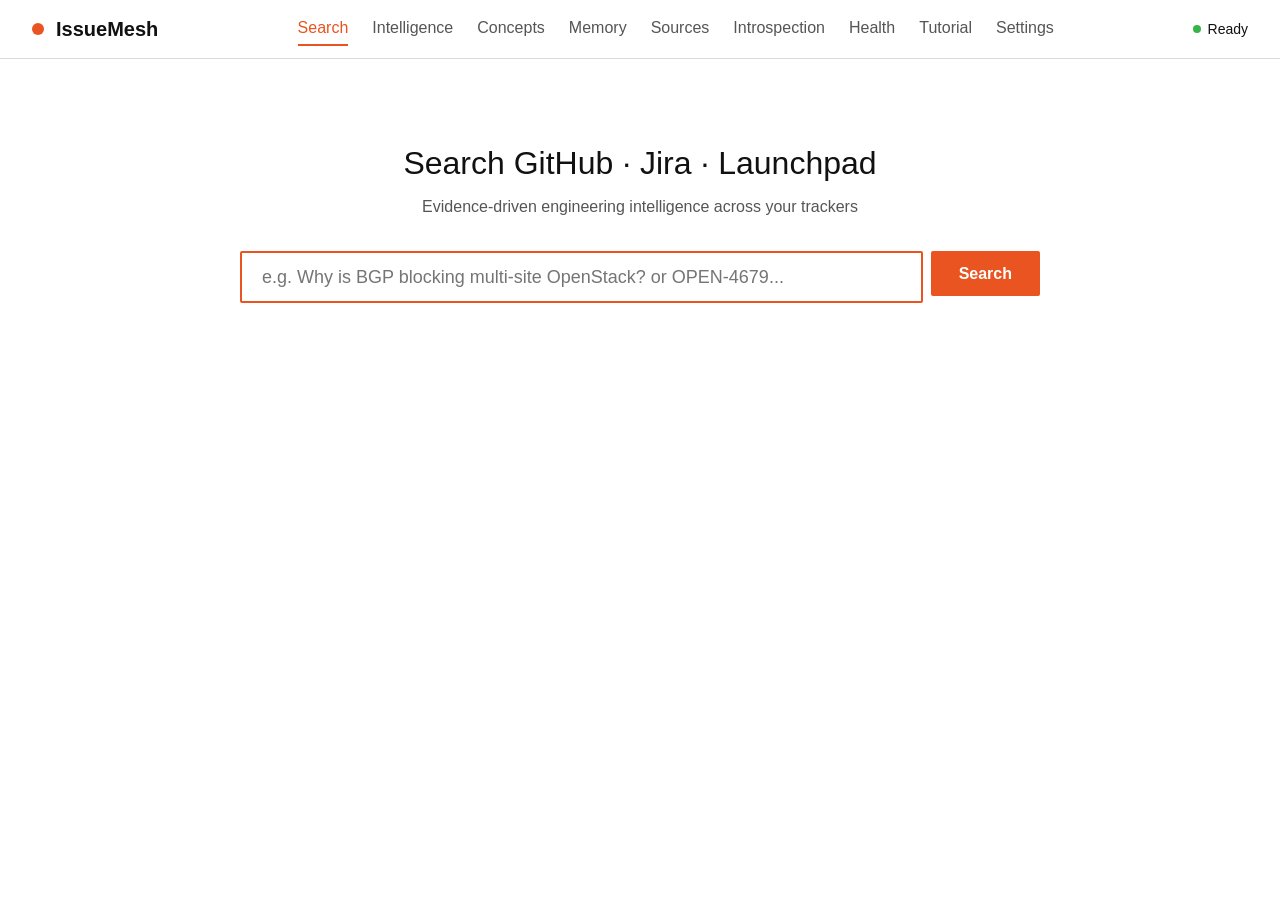
<file: static/index.html>
<!DOCTYPE html>
<html lang="en">
<head>
    <meta charset="UTF-8">
    <meta name="viewport" content="width=device-width, initial-scale=1.0">
    <title>IssueMesh - Engineering Issue Intelligence</title>
    <link rel="stylesheet" href="/static/css/style.css">
</head>
<body>
    <header>
        <a href="/" class="brand">
            <span class="brand-dot"></span>
            IssueMesh
        </a>
        <nav>
            <a href="/" class="active">Search</a>
            <a href="/intelligence">Intelligence</a>
            <a href="/concepts">Concepts</a>
            <a href="/memory">Memory</a>
            <a href="/sources">Sources</a>
            <a href="/introspection">Introspection</a>
            <a href="/health">Health</a>
            <a href="/tutorial">Tutorial</a>
            <a href="/settings">Settings</a>
        </nav>
        <div id="header-health" class="status-badge">
            <span class="dot dot-healthy"></span>
            <span>Ready</span>
        </div>
    </header>

    <main class="container">
        <section class="search-hero">
            <h1>Search GitHub &middot; Jira &middot; Launchpad</h1>
            <p>Evidence-driven engineering intelligence across your trackers</p>
            <form id="search-form" class="search-box" onsubmit="event.preventDefault(); runSearch();">
                <div class="search-input-wrapper">
                    <input type="text" id="query-input" class="search-input" placeholder="e.g. Why is BGP blocking multi-site OpenStack? or OPEN-4679..." autofocus>
                    <div id="search-progress-bar" class="search-progress-bar" aria-hidden="true">
                        <div class="search-progress-bar-fill"></div>
                    </div>
                </div>
                <button type="submit" class="btn btn-primary" id="search-btn">Search</button>
            </form>
        </section>

        <section id="search-progress" style="display: none; max-width: 800px; margin: 1.5rem auto 2rem auto;">
            <div class="card search-progress-card">
                <div style="display: flex; justify-content: space-between; align-items: center; margin-bottom: 0.5rem;">
                    <div class="card-title" style="margin: 0; font-size: 1rem; color: var(--color-muted-text); text-transform: uppercase; letter-spacing: 0.05em; font-weight: 600;">Search Progress</div>
                    <span id="search-progress-status" class="status-badge" style="color: var(--color-orange); font-size: 0.85rem;">
                        <span class="dot dot-searching"></span> Live
                    </span>
                </div>
                <textarea id="progress-textbox" class="search-progress-textbox" rows="4" readonly placeholder="Waiting for search events..."></textarea>
                <div id="progress-log" style="display: none;"></div>
            </div>
        </section>

        <section id="results-area" style="max-width: 800px; margin: 0 auto;">
            <div id="results-list"></div>
        </section>
    </main>

    <script src="/static/js/app.js"></script>
</body>
</html>
</file>
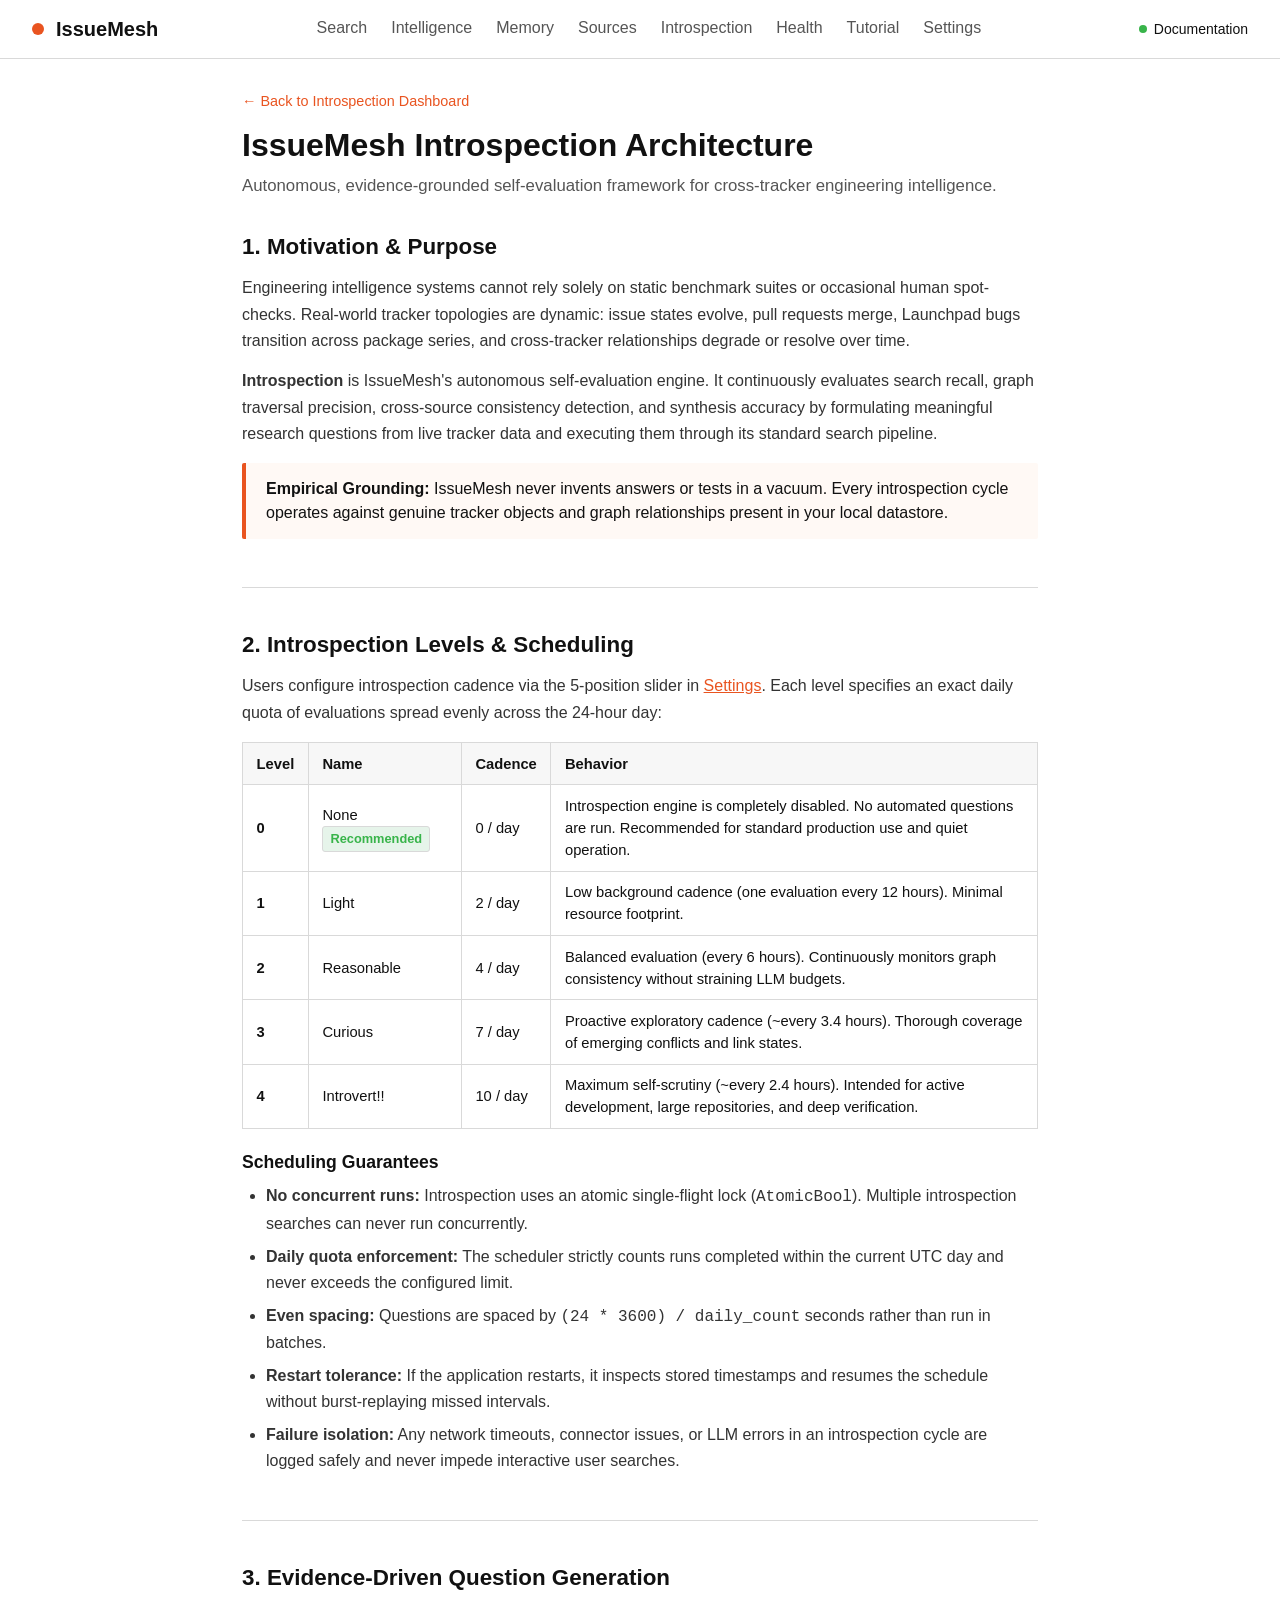
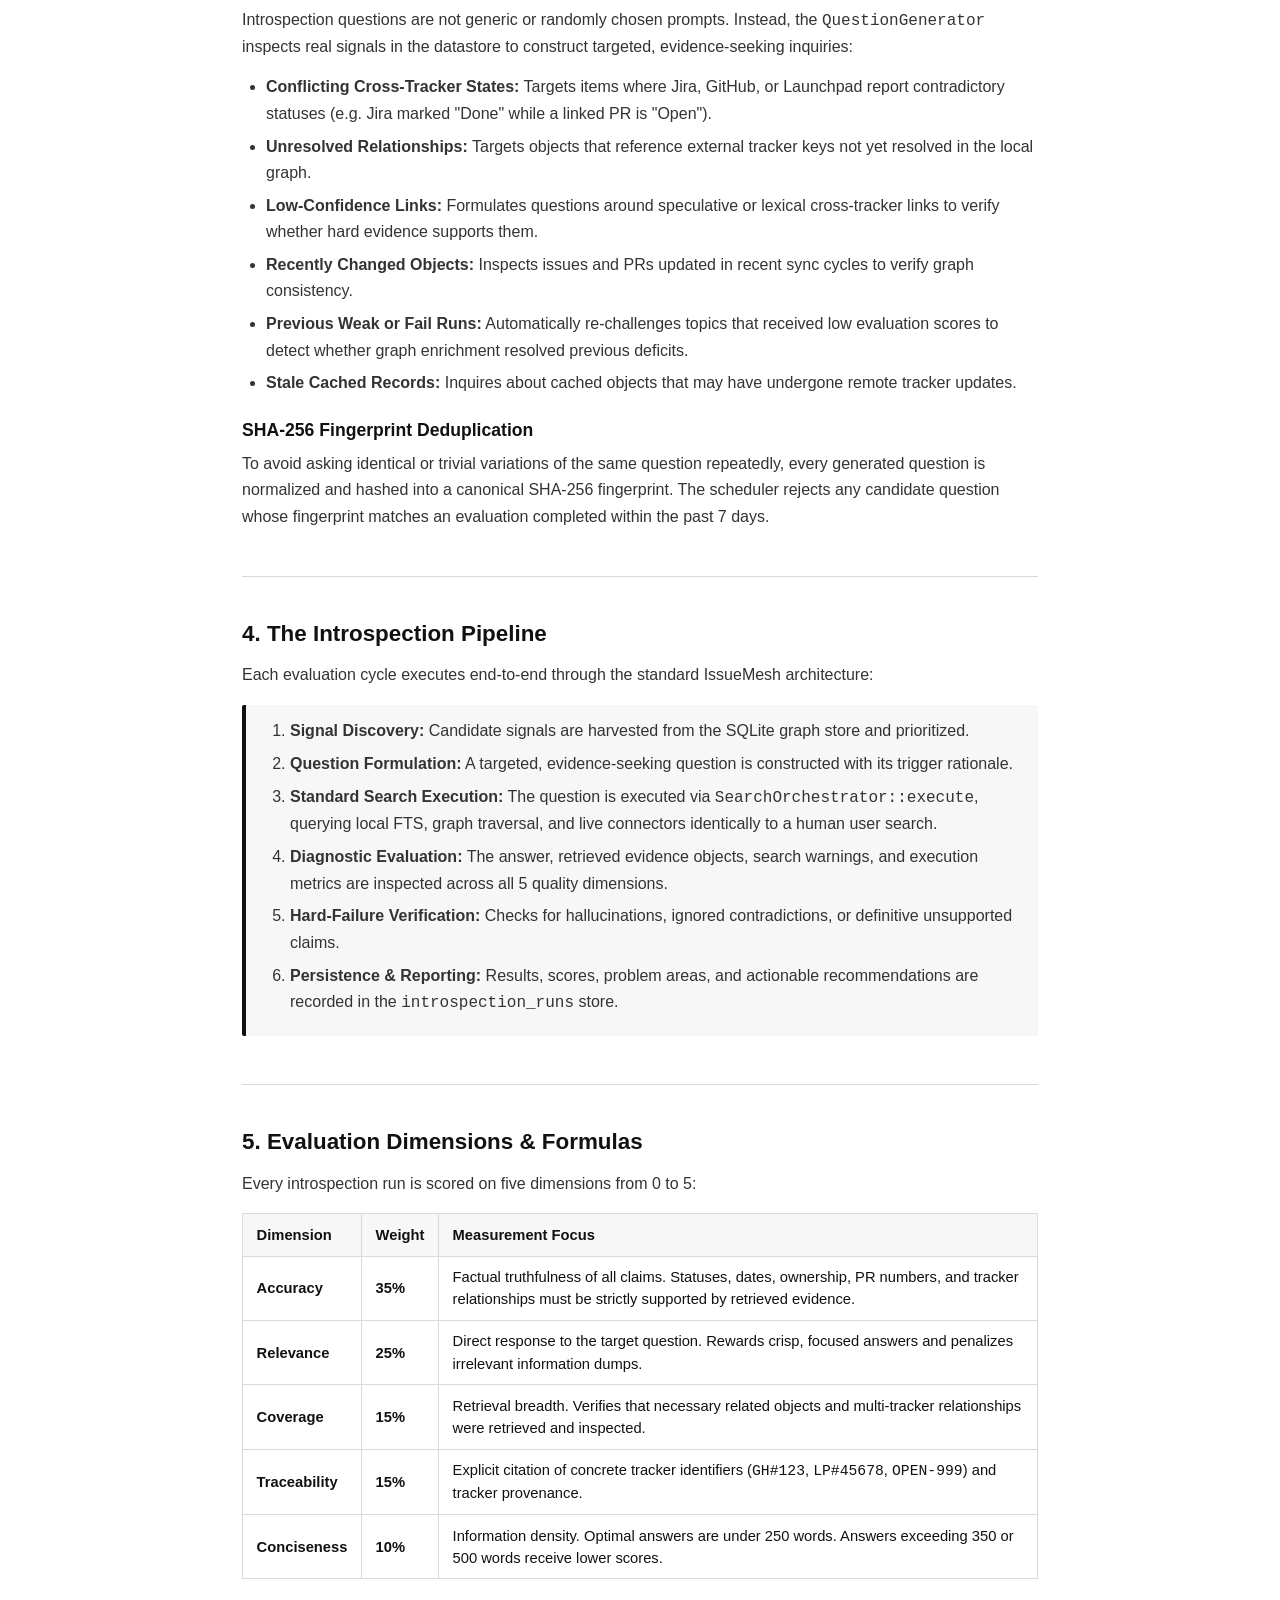
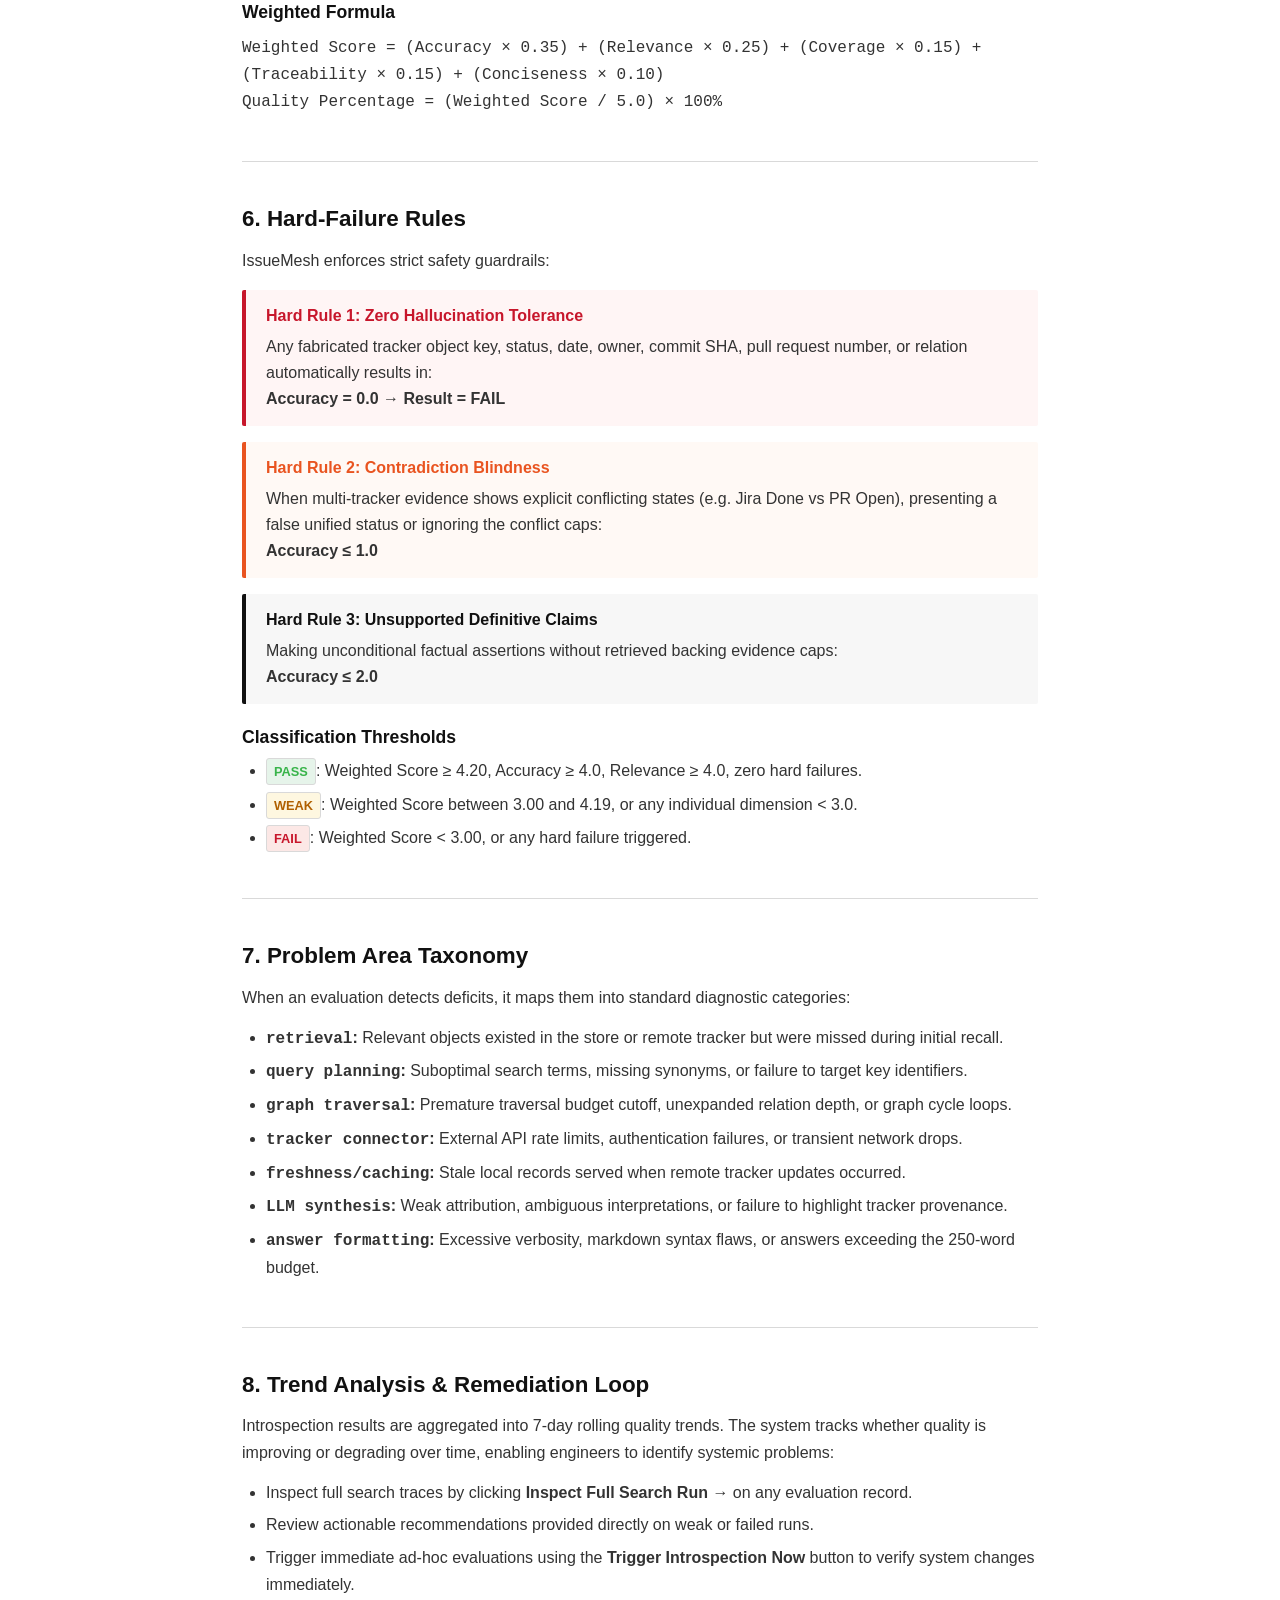
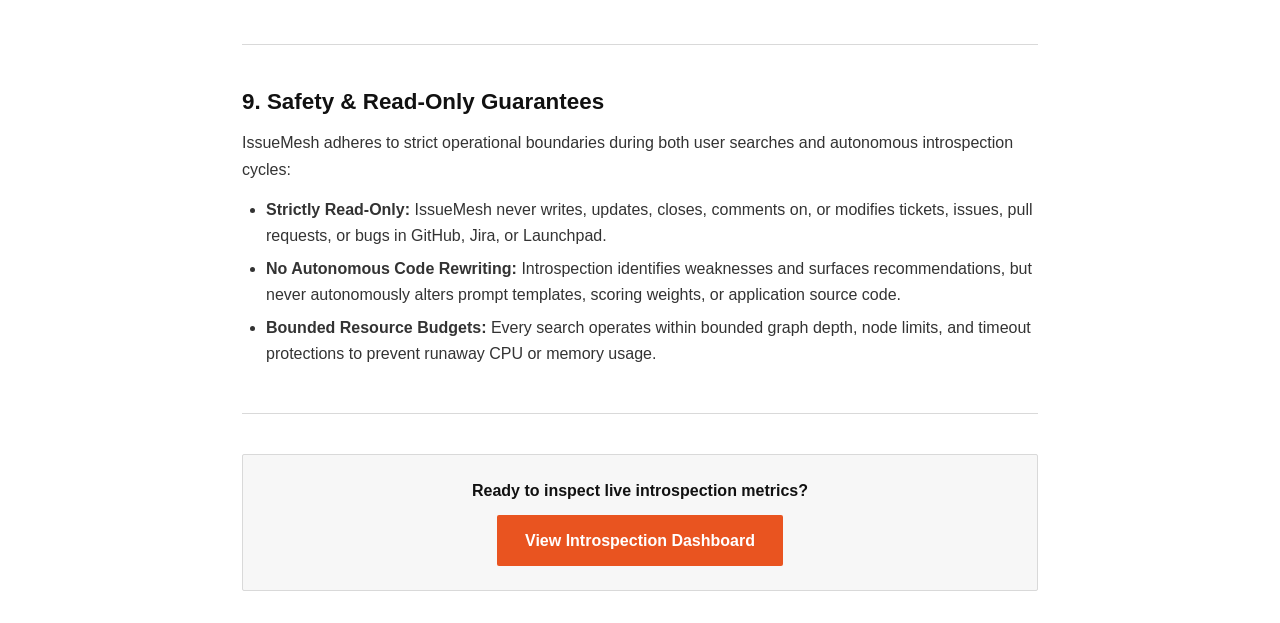
<file: static/about-introspection.html>
<!DOCTYPE html>
<html lang="en">
<head>
    <meta charset="UTF-8">
    <meta name="viewport" content="width=device-width, initial-scale=1.0">
    <title>About Introspection - IssueMesh</title>
    <link rel="stylesheet" href="/static/css/style.css">
    <style>
        .doc-section {
            margin-bottom: 2.5rem;
            border-bottom: 1px solid var(--color-border-grey);
            padding-bottom: 2rem;
        }
        .doc-section:last-child {
            border-bottom: none;
        }
        .doc-section h2 {
            font-size: 1.4rem;
            color: var(--color-slate);
            margin-bottom: 0.75rem;
        }
        .doc-section h3 {
            font-size: 1.1rem;
            margin-top: 1.25rem;
            margin-bottom: 0.5rem;
        }
        .doc-section p, .doc-section ul, .doc-section ol {
            color: #333;
            line-height: 1.65;
            margin-bottom: 0.85rem;
        }
        .doc-section ul, .doc-section ol {
            padding-left: 1.5rem;
        }
        .doc-section li {
            margin-bottom: 0.4rem;
        }
        .table-custom {
            width: 100%;
            border-collapse: collapse;
            margin: 1rem 0;
            font-size: 0.92rem;
        }
        .table-custom th, .table-custom td {
            border: 1px solid var(--color-border-grey);
            padding: 0.6rem 0.85rem;
            text-align: left;
        }
        .table-custom th {
            background-color: var(--color-warm-grey);
            font-weight: 600;
        }
        .callout {
            border-left: 4px solid var(--color-orange);
            background: #FFF9F5;
            padding: 0.85rem 1.25rem;
            margin: 1rem 0;
            border-radius: 2px;
        }
        .callout-slate {
            border-left: 4px solid var(--color-slate);
            background: #F7F7F7;
            padding: 0.85rem 1.25rem;
            margin: 1rem 0;
            border-radius: 2px;
        }
        .pill-tag {
            display: inline-block;
            padding: 2px 7px;
            font-size: 0.8rem;
            font-weight: 600;
            border-radius: 3px;
            background: var(--color-warm-grey);
            border: 1px solid var(--color-border-grey);
        }
    </style>
</head>
<body>
    <header>
        <a href="/" class="brand">
            <span class="brand-dot"></span>
            IssueMesh
        </a>
        <nav>
            <a href="/">Search</a>
            <a href="/intelligence">Intelligence</a>
            <a href="/memory">Memory</a>
            <a href="/sources">Sources</a>
            <a href="/introspection">Introspection</a>
            <a href="/health">Health</a>
            <a href="/tutorial">Tutorial</a>
            <a href="/settings">Settings</a>
        </nav>
        <div id="header-health" class="status-badge">
            <span class="dot dot-healthy"></span>
            <span>Documentation</span>
        </div>
    </header>

    <main class="container" style="max-width: 860px;">
        <div style="margin-bottom: 2rem;">
            <div style="display: flex; gap: 0.5rem; align-items: center; margin-bottom: 0.5rem;">
                <a href="/introspection" style="color: var(--color-orange); text-decoration: none; font-size: 0.9rem;">&larr; Back to Introspection Dashboard</a>
            </div>
            <h1>IssueMesh Introspection Architecture</h1>
            <p style="color: var(--color-muted-text); font-size: 1.05rem; margin-top: 0.25rem;">
                Autonomous, evidence-grounded self-evaluation framework for cross-tracker engineering intelligence.
            </p>
        </div>

        <!-- 1. Motivation & Purpose -->
        <section class="doc-section">
            <h2>1. Motivation & Purpose</h2>
            <p>
                Engineering intelligence systems cannot rely solely on static benchmark suites or occasional human spot-checks. Real-world tracker topologies are dynamic: issue states evolve, pull requests merge, Launchpad bugs transition across package series, and cross-tracker relationships degrade or resolve over time.
            </p>
            <p>
                <strong>Introspection</strong> is IssueMesh's autonomous self-evaluation engine. It continuously evaluates search recall, graph traversal precision, cross-source consistency detection, and synthesis accuracy by formulating meaningful research questions from live tracker data and executing them through its standard search pipeline.
            </p>
            <div class="callout">
                <strong>Empirical Grounding:</strong> IssueMesh never invents answers or tests in a vacuum. Every introspection cycle operates against genuine tracker objects and graph relationships present in your local datastore.
            </div>
        </section>

        <!-- 2. Levels & Scheduling -->
        <section class="doc-section">
            <h2>2. Introspection Levels & Scheduling</h2>
            <p>
                Users configure introspection cadence via the 5-position slider in <a href="/settings" style="color: var(--color-orange);">Settings</a>. Each level specifies an exact daily quota of evaluations spread evenly across the 24-hour day:
            </p>
            <table class="table-custom">
                <thead>
                    <tr>
                        <th>Level</th>
                        <th>Name</th>
                        <th>Cadence</th>
                        <th>Behavior</th>
                    </tr>
                </thead>
                <tbody>
                    <tr>
                        <td><strong>0</strong></td>
                        <td>None <span class="pill-tag" style="color: var(--color-green); background: #e6f4ea;">Recommended</span></td>
                        <td>0 / day</td>
                        <td>Introspection engine is completely disabled. No automated questions are run. Recommended for standard production use and quiet operation.</td>
                    </tr>
                    <tr>
                        <td><strong>1</strong></td>
                        <td>Light</td>
                        <td>2 / day</td>
                        <td>Low background cadence (one evaluation every 12 hours). Minimal resource footprint.</td>
                    </tr>
                    <tr>
                        <td><strong>2</strong></td>
                        <td>Reasonable</td>
                        <td>4 / day</td>
                        <td>Balanced evaluation (every 6 hours). Continuously monitors graph consistency without straining LLM budgets.</td>
                    </tr>
                    <tr>
                        <td><strong>3</strong></td>
                        <td>Curious</td>
                        <td>7 / day</td>
                        <td>Proactive exploratory cadence (~every 3.4 hours). Thorough coverage of emerging conflicts and link states.</td>
                    </tr>
                    <tr>
                        <td><strong>4</strong></td>
                        <td>Introvert!!</td>
                        <td>10 / day</td>
                        <td>Maximum self-scrutiny (~every 2.4 hours). Intended for active development, large repositories, and deep verification.</td>
                    </tr>
                </tbody>
            </table>

            <h3>Scheduling Guarantees</h3>
            <ul>
                <li><strong>No concurrent runs:</strong> Introspection uses an atomic single-flight lock (<code>AtomicBool</code>). Multiple introspection searches can never run concurrently.</li>
                <li><strong>Daily quota enforcement:</strong> The scheduler strictly counts runs completed within the current UTC day and never exceeds the configured limit.</li>
                <li><strong>Even spacing:</strong> Questions are spaced by <code>(24 * 3600) / daily_count</code> seconds rather than run in batches.</li>
                <li><strong>Restart tolerance:</strong> If the application restarts, it inspects stored timestamps and resumes the schedule without burst-replaying missed intervals.</li>
                <li><strong>Failure isolation:</strong> Any network timeouts, connector issues, or LLM errors in an introspection cycle are logged safely and never impede interactive user searches.</li>
            </ul>
        </section>

        <!-- 3. Question Generation -->
        <section class="doc-section">
            <h2>3. Evidence-Driven Question Generation</h2>
            <p>
                Introspection questions are not generic or randomly chosen prompts. Instead, the <code>QuestionGenerator</code> inspects real signals in the datastore to construct targeted, evidence-seeking inquiries:
            </p>
            <ul>
                <li><strong>Conflicting Cross-Tracker States:</strong> Targets items where Jira, GitHub, or Launchpad report contradictory statuses (e.g. Jira marked "Done" while a linked PR is "Open").</li>
                <li><strong>Unresolved Relationships:</strong> Targets objects that reference external tracker keys not yet resolved in the local graph.</li>
                <li><strong>Low-Confidence Links:</strong> Formulates questions around speculative or lexical cross-tracker links to verify whether hard evidence supports them.</li>
                <li><strong>Recently Changed Objects:</strong> Inspects issues and PRs updated in recent sync cycles to verify graph consistency.</li>
                <li><strong>Previous Weak or Fail Runs:</strong> Automatically re-challenges topics that received low evaluation scores to detect whether graph enrichment resolved previous deficits.</li>
                <li><strong>Stale Cached Records:</strong> Inquires about cached objects that may have undergone remote tracker updates.</li>
            </ul>

            <h3>SHA-256 Fingerprint Deduplication</h3>
            <p>
                To avoid asking identical or trivial variations of the same question repeatedly, every generated question is normalized and hashed into a canonical SHA-256 fingerprint. The scheduler rejects any candidate question whose fingerprint matches an evaluation completed within the past 7 days.
            </p>
        </section>

        <!-- 4. Pipeline -->
        <section class="doc-section">
            <h2>4. The Introspection Pipeline</h2>
            <p>Each evaluation cycle executes end-to-end through the standard IssueMesh architecture:</p>
            <div class="callout-slate">
                <ol style="margin-bottom: 0;">
                    <li><strong>Signal Discovery:</strong> Candidate signals are harvested from the SQLite graph store and prioritized.</li>
                    <li><strong>Question Formulation:</strong> A targeted, evidence-seeking question is constructed with its trigger rationale.</li>
                    <li><strong>Standard Search Execution:</strong> The question is executed via <code>SearchOrchestrator::execute</code>, querying local FTS, graph traversal, and live connectors identically to a human user search.</li>
                    <li><strong>Diagnostic Evaluation:</strong> The answer, retrieved evidence objects, search warnings, and execution metrics are inspected across all 5 quality dimensions.</li>
                    <li><strong>Hard-Failure Verification:</strong> Checks for hallucinations, ignored contradictions, or definitive unsupported claims.</li>
                    <li><strong>Persistence & Reporting:</strong> Results, scores, problem areas, and actionable recommendations are recorded in the <code>introspection_runs</code> store.</li>
                </ol>
            </div>
        </section>

        <!-- 5. Scoring Dimensions -->
        <section class="doc-section">
            <h2>5. Evaluation Dimensions & Formulas</h2>
            <p>Every introspection run is scored on five dimensions from 0 to 5:</p>
            <table class="table-custom">
                <thead>
                    <tr>
                        <th>Dimension</th>
                        <th>Weight</th>
                        <th>Measurement Focus</th>
                    </tr>
                </thead>
                <tbody>
                    <tr>
                        <td><strong>Accuracy</strong></td>
                        <td><strong>35%</strong></td>
                        <td>Factual truthfulness of all claims. Statuses, dates, ownership, PR numbers, and tracker relationships must be strictly supported by retrieved evidence.</td>
                    </tr>
                    <tr>
                        <td><strong>Relevance</strong></td>
                        <td><strong>25%</strong></td>
                        <td>Direct response to the target question. Rewards crisp, focused answers and penalizes irrelevant information dumps.</td>
                    </tr>
                    <tr>
                        <td><strong>Coverage</strong></td>
                        <td><strong>15%</strong></td>
                        <td>Retrieval breadth. Verifies that necessary related objects and multi-tracker relationships were retrieved and inspected.</td>
                    </tr>
                    <tr>
                        <td><strong>Traceability</strong></td>
                        <td><strong>15%</strong></td>
                        <td>Explicit citation of concrete tracker identifiers (<code>GH#123</code>, <code>LP#45678</code>, <code>OPEN-999</code>) and tracker provenance.</td>
                    </tr>
                    <tr>
                        <td><strong>Conciseness</strong></td>
                        <td><strong>10%</strong></td>
                        <td>Information density. Optimal answers are under 250 words. Answers exceeding 350 or 500 words receive lower scores.</td>
                    </tr>
                </tbody>
            </table>

            <h3>Weighted Formula</h3>
            <p>
                <code>Weighted Score = (Accuracy &times; 0.35) + (Relevance &times; 0.25) + (Coverage &times; 0.15) + (Traceability &times; 0.15) + (Conciseness &times; 0.10)</code><br>
                <code>Quality Percentage = (Weighted Score / 5.0) &times; 100%</code>
            </p>
        </section>

        <!-- 6. Hard-Failure Rules -->
        <section class="doc-section">
            <h2>6. Hard-Failure Rules</h2>
            <p>IssueMesh enforces strict safety guardrails:</p>
            <div class="callout" style="border-left-color: var(--color-red); background: #FFF5F5;">
                <h4 style="color: var(--color-red); margin-bottom: 0.35rem;">Hard Rule 1: Zero Hallucination Tolerance</h4>
                <p style="margin-bottom: 0;">
                    Any fabricated tracker object key, status, date, owner, commit SHA, pull request number, or relation automatically results in:
                    <br><strong>Accuracy = 0.0 &rarr; Result = FAIL</strong>
                </p>
            </div>
            <div class="callout" style="border-left-color: #E95420; background: #FFF9F5;">
                <h4 style="color: #E95420; margin-bottom: 0.35rem;">Hard Rule 2: Contradiction Blindness</h4>
                <p style="margin-bottom: 0;">
                    When multi-tracker evidence shows explicit conflicting states (e.g. Jira Done vs PR Open), presenting a false unified status or ignoring the conflict caps:
                    <br><strong>Accuracy &le; 1.0</strong>
                </p>
            </div>
            <div class="callout" style="border-left-color: var(--color-slate); background: #F7F7F7;">
                <h4 style="color: var(--color-slate); margin-bottom: 0.35rem;">Hard Rule 3: Unsupported Definitive Claims</h4>
                <p style="margin-bottom: 0;">
                    Making unconditional factual assertions without retrieved backing evidence caps:
                    <br><strong>Accuracy &le; 2.0</strong>
                </p>
            </div>

            <h3>Classification Thresholds</h3>
            <ul>
                <li><span class="pill-tag" style="color: var(--color-green); background: #e6f4ea;">PASS</span>: Weighted Score &ge; 4.20, Accuracy &ge; 4.0, Relevance &ge; 4.0, zero hard failures.</li>
                <li><span class="pill-tag" style="color: #b06000; background: #fef7e0;">WEAK</span>: Weighted Score between 3.00 and 4.19, or any individual dimension &lt; 3.0.</li>
                <li><span class="pill-tag" style="color: var(--color-red); background: #fce8e6;">FAIL</span>: Weighted Score &lt; 3.00, or any hard failure triggered.</li>
            </ul>
        </section>

        <!-- 7. Problem Area Taxonomy -->
        <section class="doc-section">
            <h2>7. Problem Area Taxonomy</h2>
            <p>When an evaluation detects deficits, it maps them into standard diagnostic categories:</p>
            <ul>
                <li><strong><code>retrieval</code>:</strong> Relevant objects existed in the store or remote tracker but were missed during initial recall.</li>
                <li><strong><code>query planning</code>:</strong> Suboptimal search terms, missing synonyms, or failure to target key identifiers.</li>
                <li><strong><code>graph traversal</code>:</strong> Premature traversal budget cutoff, unexpanded relation depth, or graph cycle loops.</li>
                <li><strong><code>tracker connector</code>:</strong> External API rate limits, authentication failures, or transient network drops.</li>
                <li><strong><code>freshness/caching</code>:</strong> Stale local records served when remote tracker updates occurred.</li>
                <li><strong><code>LLM synthesis</code>:</strong> Weak attribution, ambiguous interpretations, or failure to highlight tracker provenance.</li>
                <li><strong><code>answer formatting</code>:</strong> Excessive verbosity, markdown syntax flaws, or answers exceeding the 250-word budget.</li>
            </ul>
        </section>

        <!-- 8. Trend Analysis & Remediation -->
        <section class="doc-section">
            <h2>8. Trend Analysis & Remediation Loop</h2>
            <p>
                Introspection results are aggregated into 7-day rolling quality trends. The system tracks whether quality is improving or degrading over time, enabling engineers to identify systemic problems:
            </p>
            <ul>
                <li>Inspect full search traces by clicking <strong>Inspect Full Search Run &rarr;</strong> on any evaluation record.</li>
                <li>Review actionable recommendations provided directly on weak or failed runs.</li>
                <li>Trigger immediate ad-hoc evaluations using the <strong>Trigger Introspection Now</strong> button to verify system changes immediately.</li>
            </ul>
        </section>

        <!-- 9. Safety & Read-Only Guarantees -->
        <section class="doc-section">
            <h2>9. Safety & Read-Only Guarantees</h2>
            <p>
                IssueMesh adheres to strict operational boundaries during both user searches and autonomous introspection cycles:
            </p>
            <ul>
                <li><strong>Strictly Read-Only:</strong> IssueMesh never writes, updates, closes, comments on, or modifies tickets, issues, pull requests, or bugs in GitHub, Jira, or Launchpad.</li>
                <li><strong>No Autonomous Code Rewriting:</strong> Introspection identifies weaknesses and surfaces recommendations, but never autonomously alters prompt templates, scoring weights, or application source code.</li>
                <li><strong>Bounded Resource Budgets:</strong> Every search operates within bounded graph depth, node limits, and timeout protections to prevent runaway CPU or memory usage.</li>
            </ul>
        </section>

        <div style="margin-top: 2rem; padding: 1.5rem; background: var(--color-warm-grey); border: 1px solid var(--color-border-grey); border-radius: 2px; text-align: center;">
            <p style="margin-bottom: 0.75rem; font-weight: 600;">Ready to inspect live introspection metrics?</p>
            <a href="/introspection" class="btn btn-primary" style="text-decoration: none; display: inline-block;">View Introspection Dashboard</a>
        </div>
    </main>
</body>
</html>
</file>
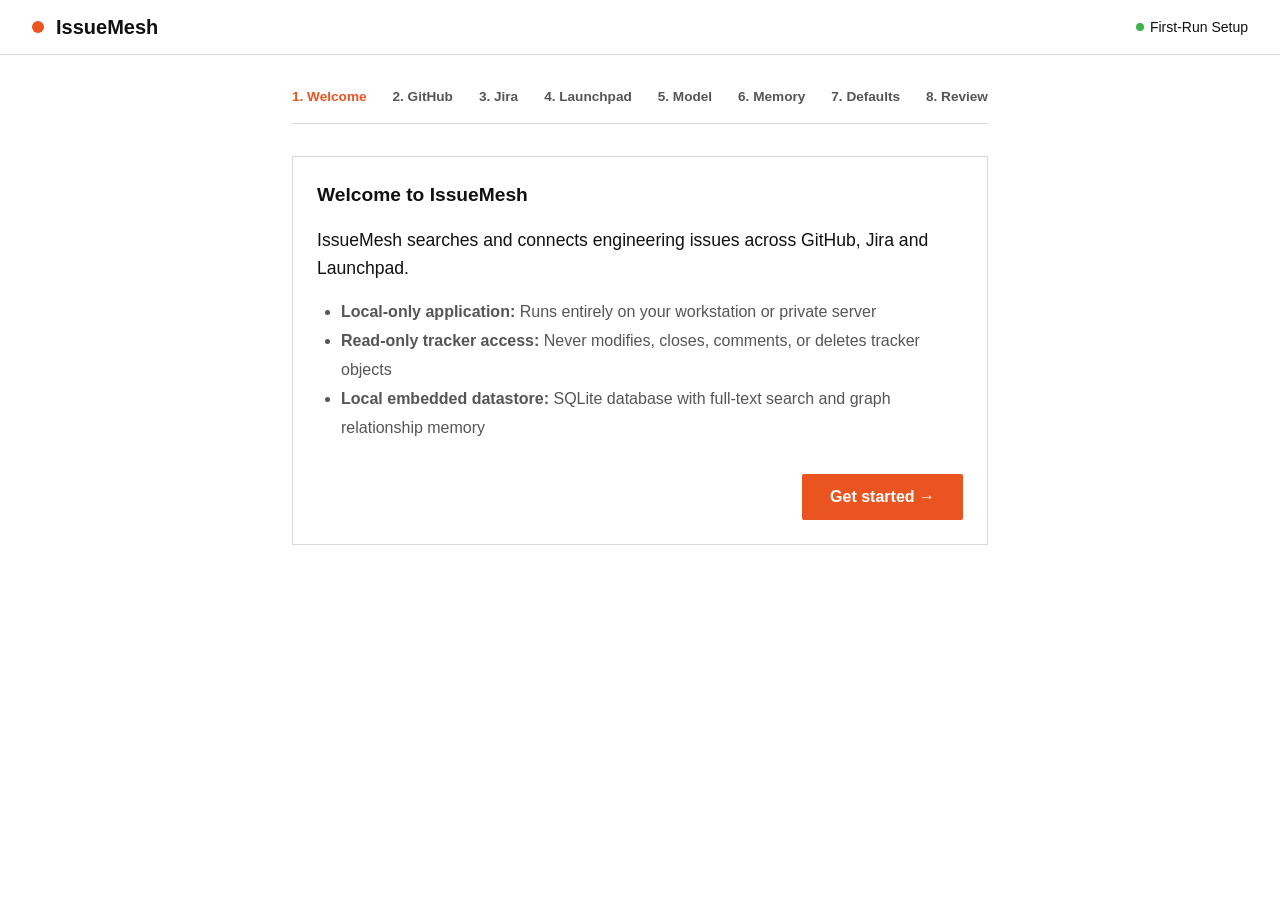
<file: static/setup.html>
<!DOCTYPE html>
<html lang="en">
<head>
    <meta charset="UTF-8">
    <meta name="viewport" content="width=device-width, initial-scale=1.0">
    <title>IssueMesh - Onboarding Setup</title>
    <link rel="stylesheet" href="/static/css/style.css">
    <style>
        .wizard-step { display: none; }
        .wizard-step.active { display: block; }
        .step-indicator { display: flex; justify-content: space-between; margin-bottom: 2rem; border-bottom: 1px solid var(--color-border-grey); padding-bottom: 1rem; }
        .step-num { font-size: 0.85rem; font-weight: 600; color: var(--color-muted-text); }
        .step-num.active { color: var(--color-orange); }
        .form-group { margin-bottom: 1.25rem; }
        .form-group label { display: block; font-weight: 600; margin-bottom: 0.35rem; font-size: 0.9rem; }
        .form-group input[type="text"], .form-group input[type="password"] {
            width: 100%; padding: 0.6rem 0.8rem; border: 1px solid var(--color-border-grey); font-family: inherit; font-size: 0.95rem; border-radius: 2px;
        }
        .form-group input:focus { outline: none; border-color: var(--color-orange); }
        .form-hint { font-size: 0.8rem; color: var(--color-muted-text); margin-top: 0.3rem; }
        .btn-row { display: flex; justify-content: space-between; margin-top: 2rem; }
        .probe-result { margin-top: 1rem; padding: 0.75rem 1rem; border-radius: 2px; font-family: var(--font-mono); font-size: 0.85rem; display: none; }
        .probe-success { background: #eef9ee; border: 1px solid #38B44A; color: #1e7e34; }
        .probe-error { background: #fdf2f2; border: 1px solid #C7162B; color: #a71d2a; }
        .review-table { width: 100%; border-collapse: collapse; margin-top: 1rem; }
        .review-table th, .review-table td { padding: 0.75rem; text-align: left; border-bottom: 1px solid var(--color-border-grey); }
    </style>
</head>
<body>
    <header>
        <a href="/" class="brand">
            <span class="brand-dot"></span>
            IssueMesh
        </a>
        <div class="status-badge">
            <span class="dot dot-healthy"></span>
            <span>First-Run Setup</span>
        </div>
    </header>

    <main class="container" style="max-width: 760px;">
        <div class="step-indicator" id="step-nav">
            <span class="step-num active" id="badge-1">1. Welcome</span>
            <span class="step-num" id="badge-2">2. GitHub</span>
            <span class="step-num" id="badge-3">3. Jira</span>
            <span class="step-num" id="badge-4">4. Launchpad</span>
            <span class="step-num" id="badge-5">5. Model</span>
            <span class="step-num" id="badge-6">6. Memory</span>
            <span class="step-num" id="badge-7">7. Defaults</span>
            <span class="step-num" id="badge-8">8. Review</span>
        </div>

        <!-- Step 1: Welcome -->
        <div class="card wizard-step active" id="step-1">
            <div class="card-title">Welcome to IssueMesh</div>
            <p style="margin: 1rem 0; font-size: 1.1rem; line-height: 1.6;">
                IssueMesh searches and connects engineering issues across GitHub, Jira and Launchpad.
            </p>
            <ul style="margin-left: 1.5rem; margin-bottom: 1.5rem; line-height: 1.8; color: var(--color-muted-text);">
                <li><strong>Local-only application:</strong> Runs entirely on your workstation or private server</li>
                <li><strong>Read-only tracker access:</strong> Never modifies, closes, comments, or deletes tracker objects</li>
                <li><strong>Local embedded datastore:</strong> SQLite database with full-text search and graph relationship memory</li>
            </ul>
            <div class="btn-row" style="justify-content: flex-end;">
                <button class="btn btn-primary" onclick="goToStep(2)">Get started &rarr;</button>
            </div>
        </div>

        <!-- Step 2: GitHub -->
        <div class="card wizard-step" id="step-2">
            <div class="card-title">GitHub Configuration</div>
            <p style="margin: 0.5rem 0 1.25rem 0; color: var(--color-muted-text);">
                IssueMesh uses read-only personal access tokens to query repository issues, discussions, and pull requests.
            </p>
            <div class="form-group">
                <label>
                    <input type="checkbox" id="gh-enabled" checked> Enable GitHub connector
                </label>
            </div>
            <div class="form-group">
                <label for="gh-token">GitHub Token (Classic or Fine-Grained)</label>
                <input type="password" id="gh-token" placeholder="ghp_•••• or github_pat_••••">
                <div class="form-hint">Requires read-only scopes: <code>repo</code> or <code>public_repo</code>, <code>read:org</code>.</div>
            </div>
            <div class="form-group">
                <label for="gh-org">Default Organisation (optional)</label>
                <input type="text" id="gh-org" placeholder="e.g. canonical">
            </div>
            <div class="form-group">
                <label for="gh-repos">Default Repositories (optional, comma-separated)</label>
                <input type="text" id="gh-repos" placeholder="canonical/snapcraft, canonical/juju">
            </div>
            <button class="btn btn-secondary" onclick="testGitHub()">Test connection</button>
            <div id="gh-probe" class="probe-result"></div>
            <div class="btn-row">
                <button class="btn btn-secondary" onclick="goToStep(1)">&larr; Back</button>
                <button class="btn btn-primary" onclick="goToStep(3)">Continue &rarr;</button>
            </div>
        </div>

        <!-- Step 3: Jira -->
        <div class="card wizard-step" id="step-3">
            <div class="card-title">Jira Configuration</div>
            <p style="margin: 0.5rem 0 1.25rem 0; color: var(--color-muted-text);">
                Connect to Atlassian Jira Cloud or Server using API tokens.
            </p>
            <div class="form-group">
                <label>
                    <input type="checkbox" id="jira-enabled" checked> Enable Jira connector
                </label>
            </div>
            <div class="form-group">
                <label for="jira-url">Jira Instance URL</label>
                <input type="text" id="jira-url" placeholder="https://canonical.atlassian.net">
            </div>
            <div class="form-group">
                <label for="jira-email">Account Email</label>
                <input type="text" id="jira-email" placeholder="engineer@canonical.com">
            </div>
            <div class="form-group">
                <label for="jira-token">API Token</label>
                <input type="password" id="jira-token" placeholder="••••••••••••••••">
            </div>
            <div class="form-group">
                <label for="jira-project">Default Project (optional)</label>
                <input type="text" id="jira-project" placeholder="e.g. OPEN">
            </div>
            <button class="btn btn-secondary" onclick="testJira()">Test connection</button>
            <div id="jira-probe" class="probe-result"></div>
            <div class="btn-row">
                <button class="btn btn-secondary" onclick="goToStep(2)">&larr; Back</button>
                <button class="btn btn-primary" onclick="goToStep(4)">Continue &rarr;</button>
            </div>
        </div>

        <!-- Step 4: Launchpad -->
        <div class="card wizard-step" id="step-4">
            <div class="card-title">Launchpad Configuration</div>
            <p style="margin: 0.5rem 0 1.25rem 0; color: var(--color-muted-text);">
                Public Launchpad bugs and Ubuntu packages can be searched without credentials.
            </p>
            <div class="form-group">
                <label>
                    <input type="checkbox" id="lp-enabled" checked> Enable Launchpad connector
                </label>
            </div>
            <div class="form-group">
                <label for="lp-project">Default Project / Ubuntu package (optional)</label>
                <input type="text" id="lp-project" placeholder="e.g. ubuntu or subiquity">
            </div>
            <button class="btn btn-secondary" onclick="testLaunchpad()">Test connection</button>
            <div id="lp-probe" class="probe-result"></div>
            <div class="btn-row">
                <button class="btn btn-secondary" onclick="goToStep(3)">&larr; Back</button>
                <button class="btn btn-primary" onclick="goToStep(5)">Continue &rarr;</button>
            </div>
        </div>

        <!-- Step 5: Model -->
        <div class="card wizard-step" id="step-5">
            <div class="card-title">Model Endpoint (OpenAI-Compatible)</div>
            <p style="margin: 0.5rem 0 1.25rem 0; color: var(--color-muted-text);">
                Configure an OpenAI-compatible endpoint for reasoning, graph traversal planning, and evidence synthesis.
            </p>
            <div class="form-group">
                <label>
                    <input type="checkbox" id="model-enabled" checked> Enable AI Synthesis & Planning
                </label>
            </div>
            <div class="form-group">
                <label for="model-base-url">Base URL</label>
                <input type="text" id="model-base-url" placeholder="https://api.openai.com/v1">
                <div class="form-hint">Supports OpenAI, local vLLM, Ollama, Azure OpenAI, or any gateway.</div>
            </div>
            <div class="form-group">
                <label for="model-api-key">API Key (optional for local servers)</label>
                <input type="password" id="model-api-key" placeholder="sk-••••••••">
            </div>
            <div class="form-group">
                <label for="model-chat">Chat / Reasoning Model</label>
                <select id="model-chat" style="width: 100%; padding: 0.6rem 0.8rem; border: 1px solid var(--color-border-grey); font-family: inherit; font-size: 0.95rem; border-radius: 2px;">
                </select>
                <div id="model-chat-hint" class="form-hint">Discovered compatible models will appear here automatically.</div>
            </div>
            <div class="form-group">
                <label for="model-embed">Embedding Model (optional)</label>
                <select id="model-embed" style="width: 100%; padding: 0.6rem 0.8rem; border: 1px solid var(--color-border-grey); font-family: inherit; font-size: 0.95rem; border-radius: 2px;">
                </select>
                <div id="model-embed-hint" class="form-hint">Discovered compatible embedding models will appear here.</div>
            </div>
            <div id="model-discovery-status" class="probe-result" style="display: none; margin-bottom: 1rem;"></div>
            <button class="btn btn-secondary" onclick="testModel()">Test model</button>
            <div id="model-probe" class="probe-result"></div>

            <div class="btn-row">
                <button class="btn btn-secondary" onclick="goToStep(4)">&larr; Back</button>
                <button class="btn btn-primary" onclick="goToStep(6)">Continue &rarr;</button>
            </div>
        </div>

        <!-- Step 6: Memory -->
        <div class="card wizard-step" id="step-6">
            <div class="card-title">Local Memory & Storage</div>
            <p style="margin: 0.5rem 0 1.25rem 0; color: var(--color-muted-text);">
                IssueMesh stores previously retrieved tracker objects and their relationships locally to make future searches faster and deeper.
            </p>
            <div class="form-group">
                <label>Datastore Directory</label>
                <input type="text" id="datastore-path" readonly value="~/.issuemesh/issuemesh.db">
                <div class="form-hint">Embedded SQLite database with WAL mode and FTS5 indexing. Local only.</div>
            </div>
            <div class="form-group">
                <label>Initial Estimated Disk Use</label>
                <div style="font-family: var(--font-mono); font-size: 0.9rem; color: var(--color-muted-text);">Minimal (~1 MB)</div>
            </div>
            <div class="btn-row">
                <button class="btn btn-secondary" onclick="goToStep(5)">&larr; Back</button>
                <button class="btn btn-primary" onclick="goToStep(7)">Continue &rarr;</button>
            </div>
        </div>

        <!-- Step 7: Search Defaults -->
        <div class="card wizard-step" id="step-7">
            <div class="card-title">Search Defaults & Budgets</div>
            <p style="margin: 0.5rem 0 1.25rem 0; color: var(--color-muted-text);">
                Configure graph expansion depth and safety boundaries for tracker lookups.
            </p>
            <div class="form-group">
                <label for="graph-depth">Graph Traversal Depth</label>
                <input type="text" id="graph-depth" value="2">
                <div class="form-hint">Number of relation hops to explore (default: 2)</div>
            </div>
            <div class="form-group">
                <label for="max-nodes">Maximum Graph Nodes</label>
                <input type="text" id="max-nodes" value="100">
                <div class="form-hint">Budget limit for explored related objects (default: 100)</div>
            </div>
            <div class="form-group">
                <label for="max-reads">Maximum Deep Reads</label>
                <input type="text" id="max-reads" value="30">
                <div class="form-hint">Maximum full-body object fetches per search (default: 30)</div>
            </div>
            <div class="btn-row">
                <button class="btn btn-secondary" onclick="goToStep(6)">&larr; Back</button>
                <button class="btn btn-primary" onclick="goToStep(8); populateReview();">Continue &rarr;</button>
            </div>
        </div>

        <!-- Step 8: Review -->
        <div class="card wizard-step" id="step-8">
            <div class="card-title">Review & Finish Setup</div>
            <p style="margin: 0.5rem 0 1.25rem 0; color: var(--color-muted-text);">
                Verify your configuration. Once submitted, IssueMesh will persist your settings and launch the search console.
            </p>
            <table class="review-table">
                <tbody>
                    <tr><th>GitHub</th><td id="rev-gh">Not configured</td></tr>
                    <tr><th>Jira</th><td id="rev-jira">Not configured</td></tr>
                    <tr><th>Launchpad</th><td id="rev-lp">Enabled</td></tr>
                    <tr><th>Model Endpoint</th><td id="rev-model">Not configured</td></tr>
                    <tr><th>Datastore</th><td id="rev-store">~/.issuemesh/issuemesh.db</td></tr>
                    <tr><th>Search Budget</th><td id="rev-budget">Depth: 2, Max nodes: 100</td></tr>
                </tbody>
            </table>
            <div id="finish-err" class="probe-result probe-error" style="margin-top: 1rem;"></div>
            <div class="btn-row">
                <button class="btn btn-secondary" onclick="goToStep(7)">&larr; Back</button>
                <button class="btn btn-primary" id="btn-finish" onclick="finishSetup()">Start IssueMesh &rarr;</button>
            </div>
        </div>
    </main>

    <script src="/static/js/setup.js"></script>
</body>
</html>
</file>
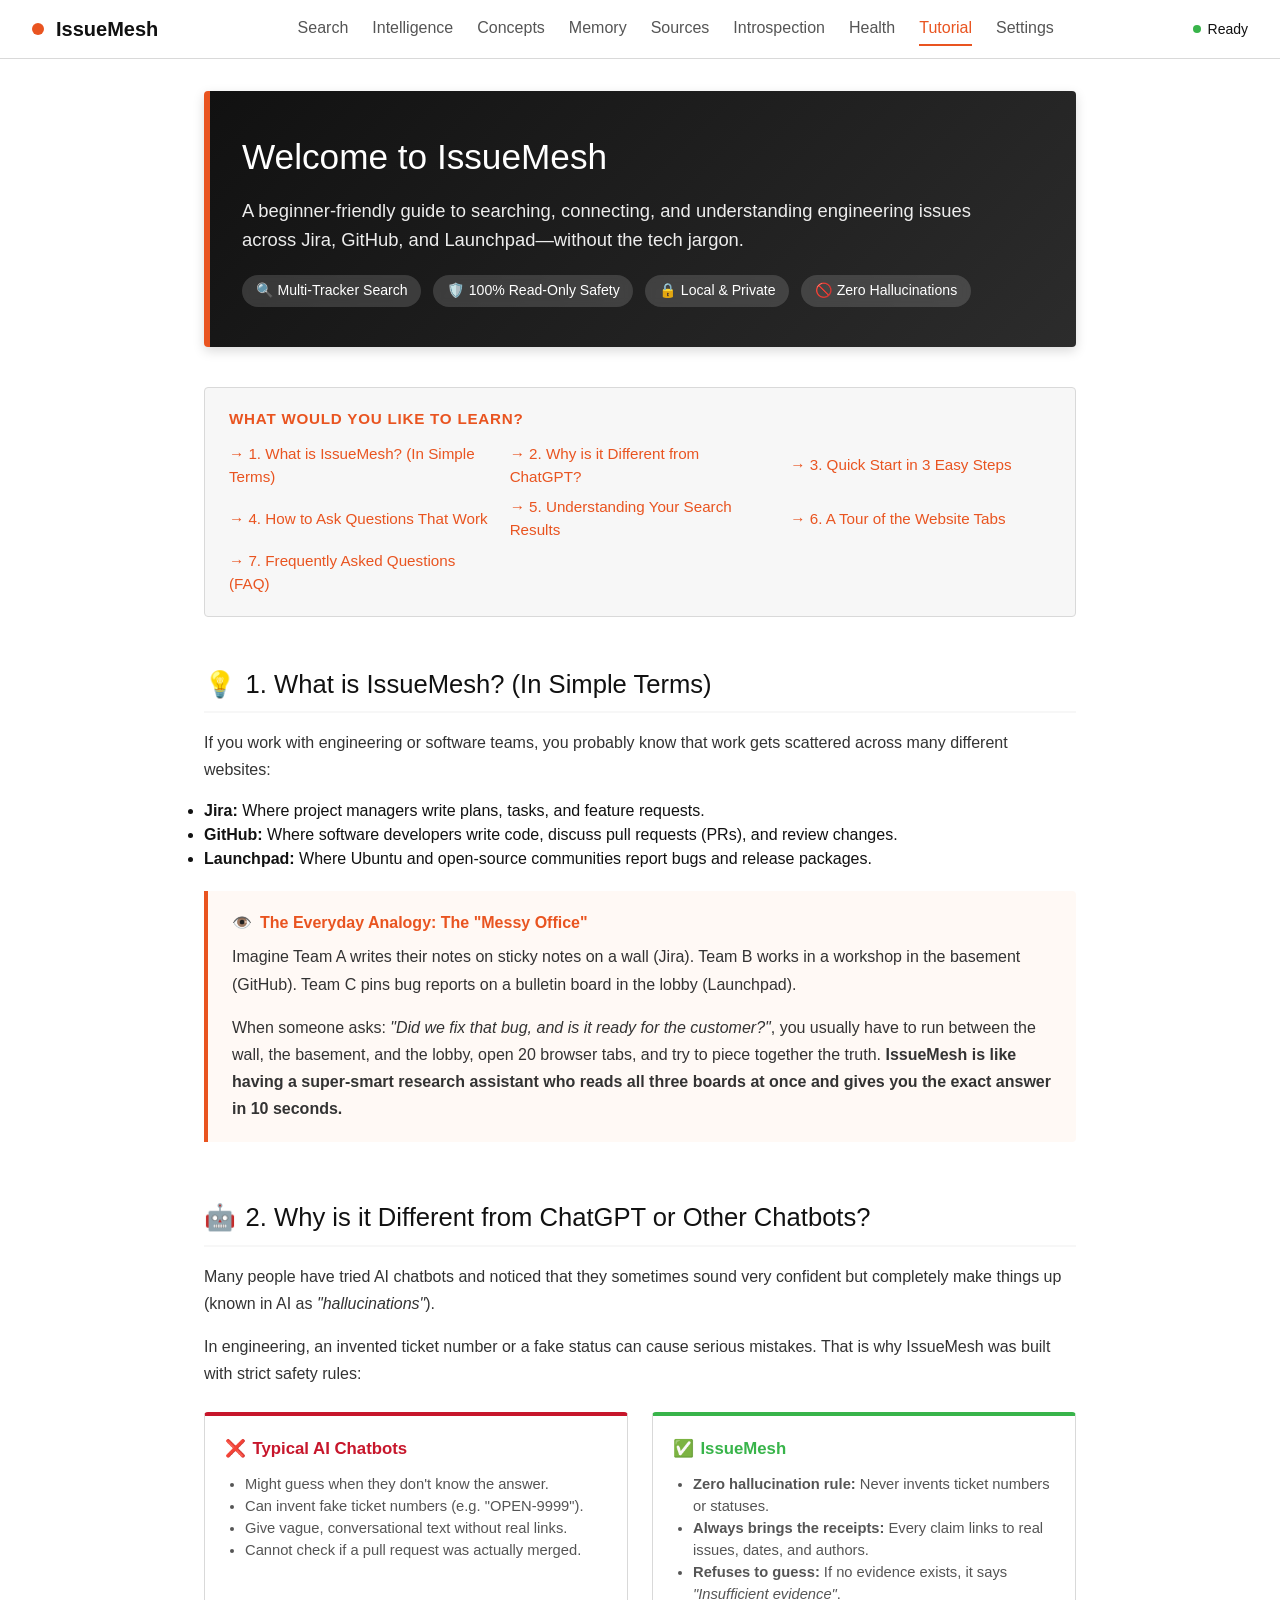
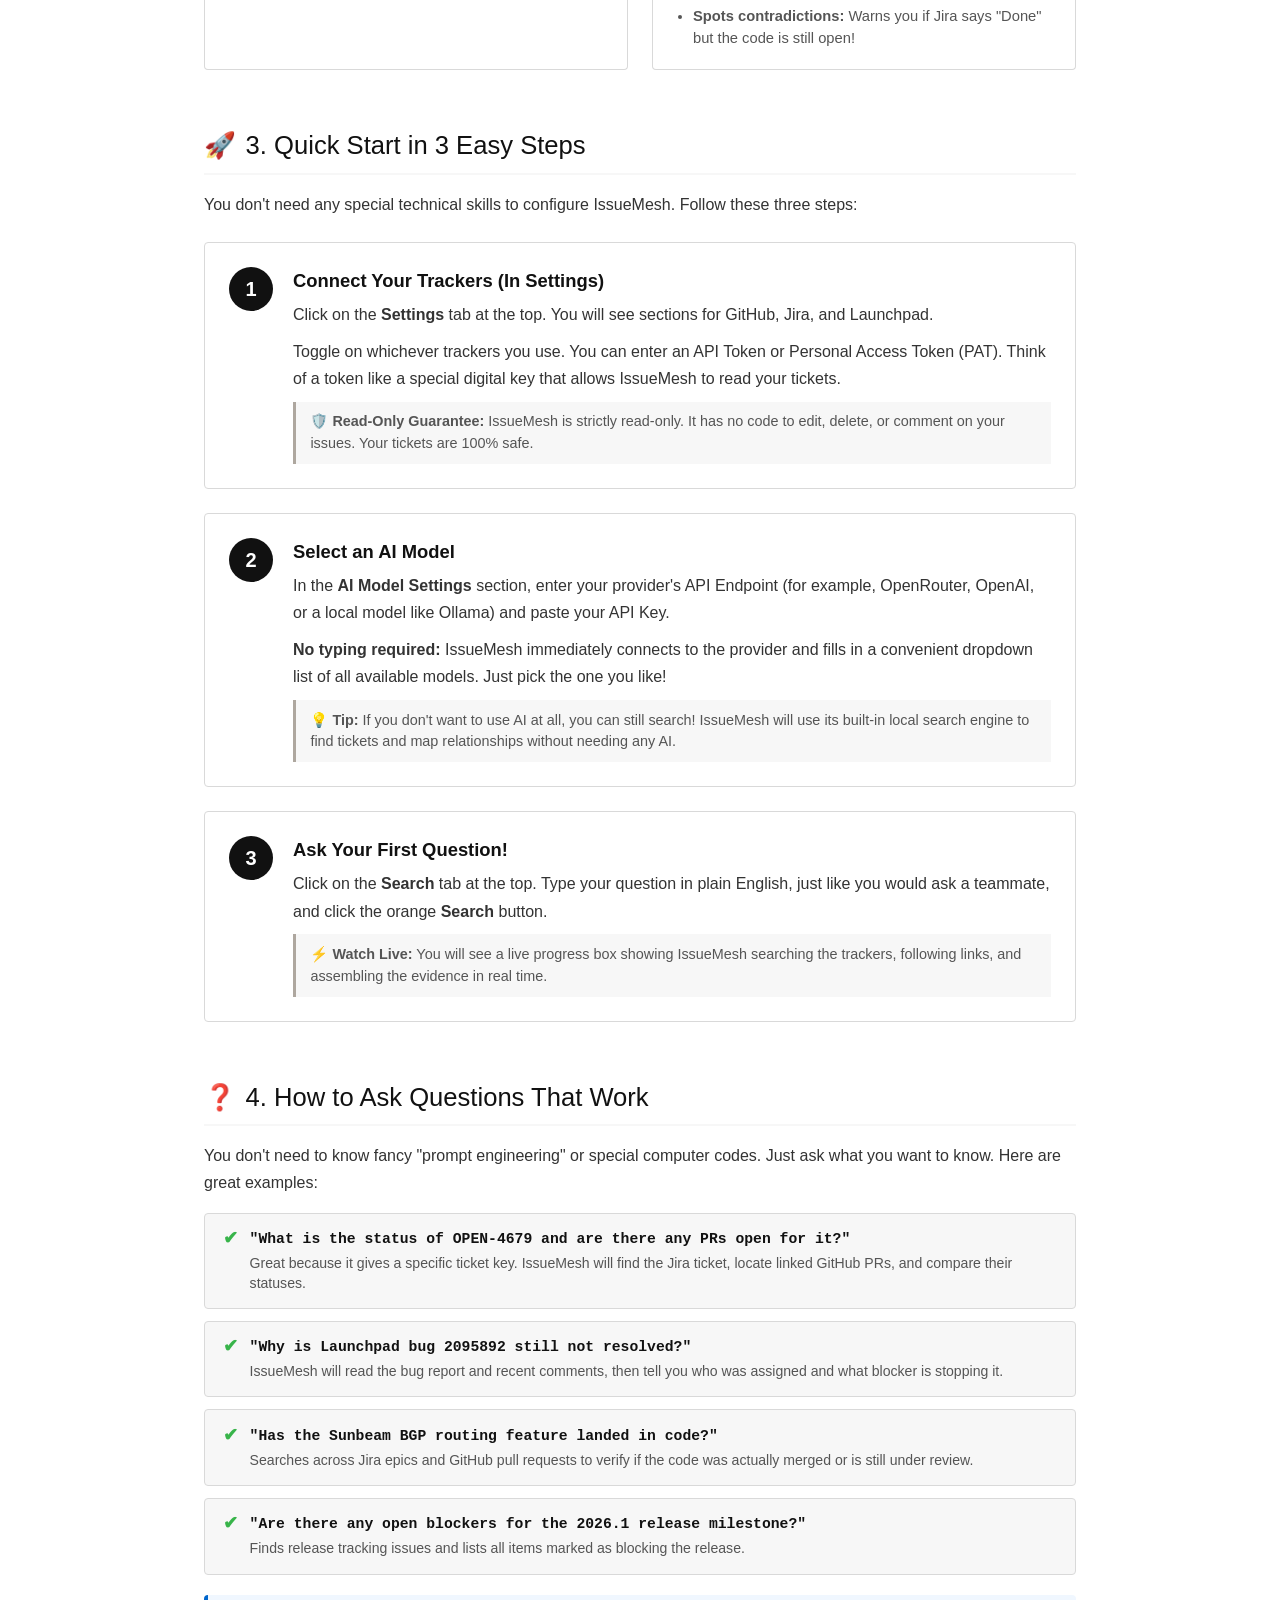
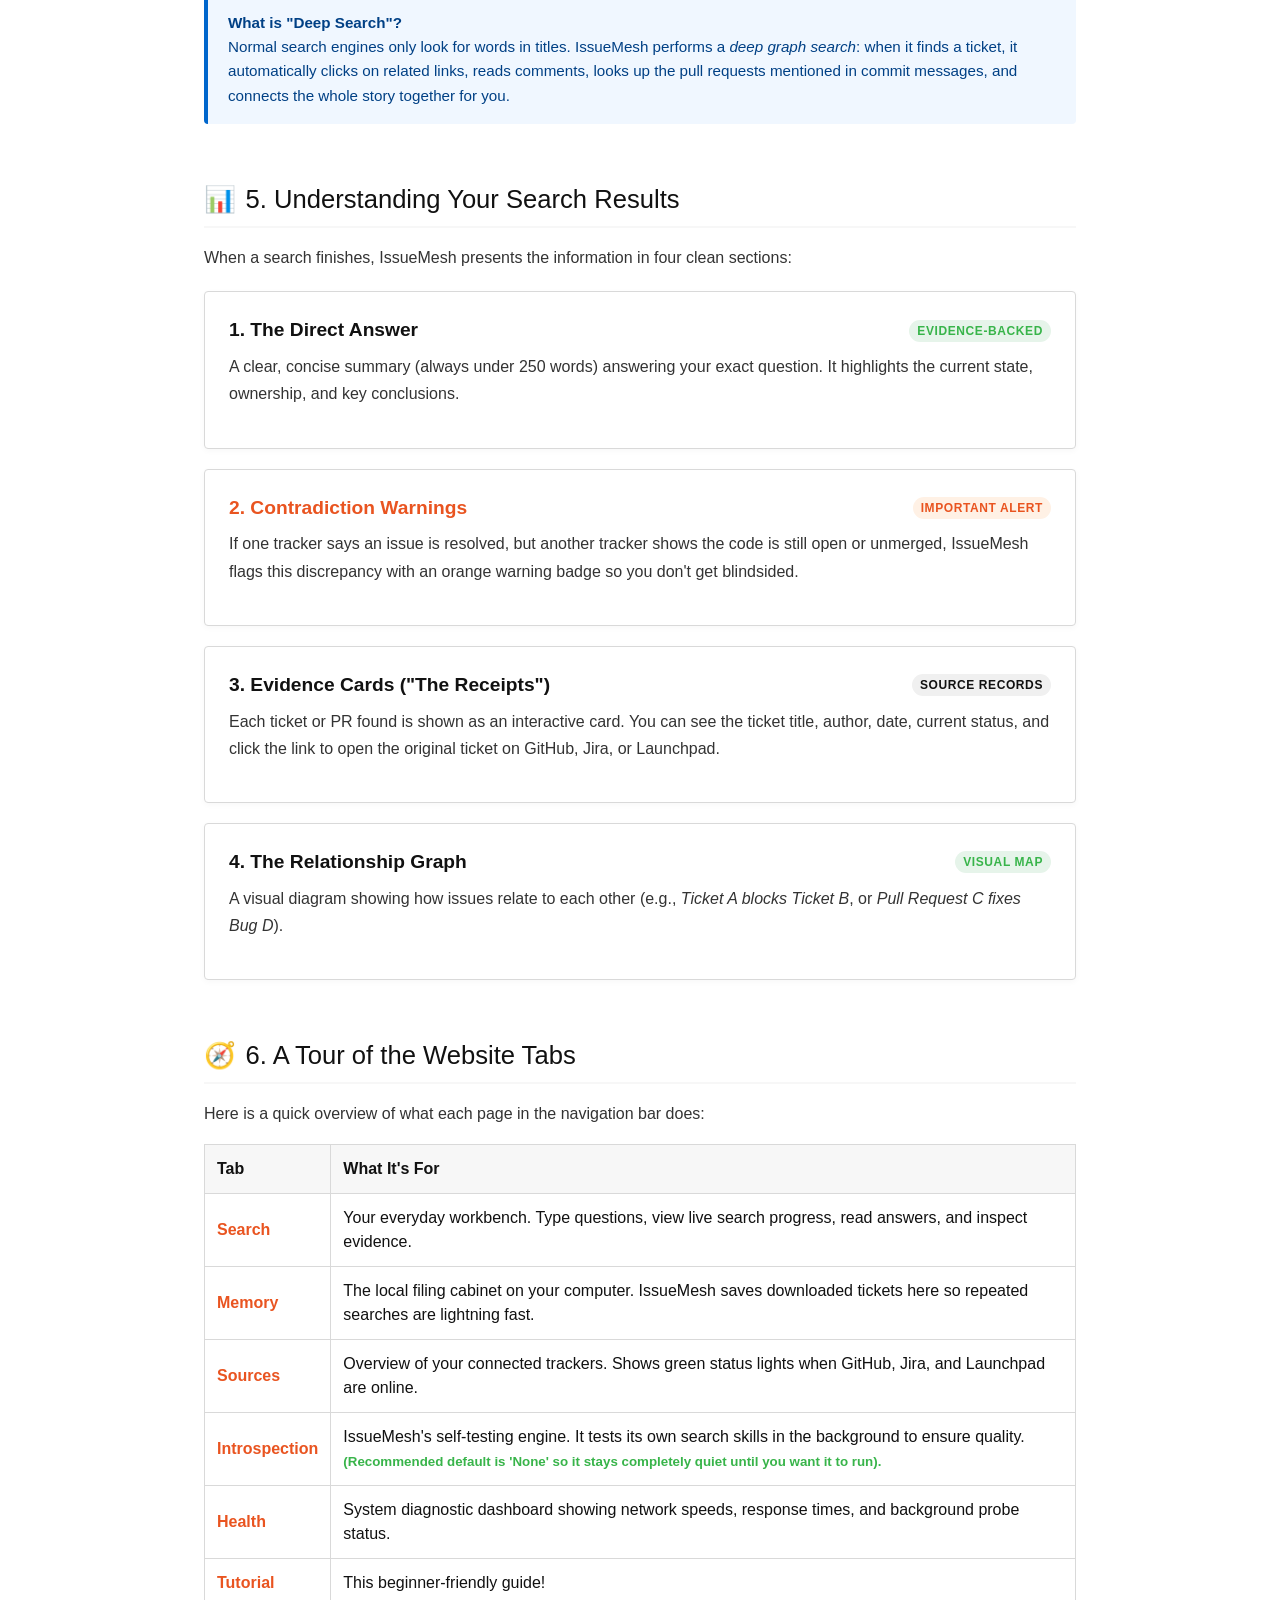
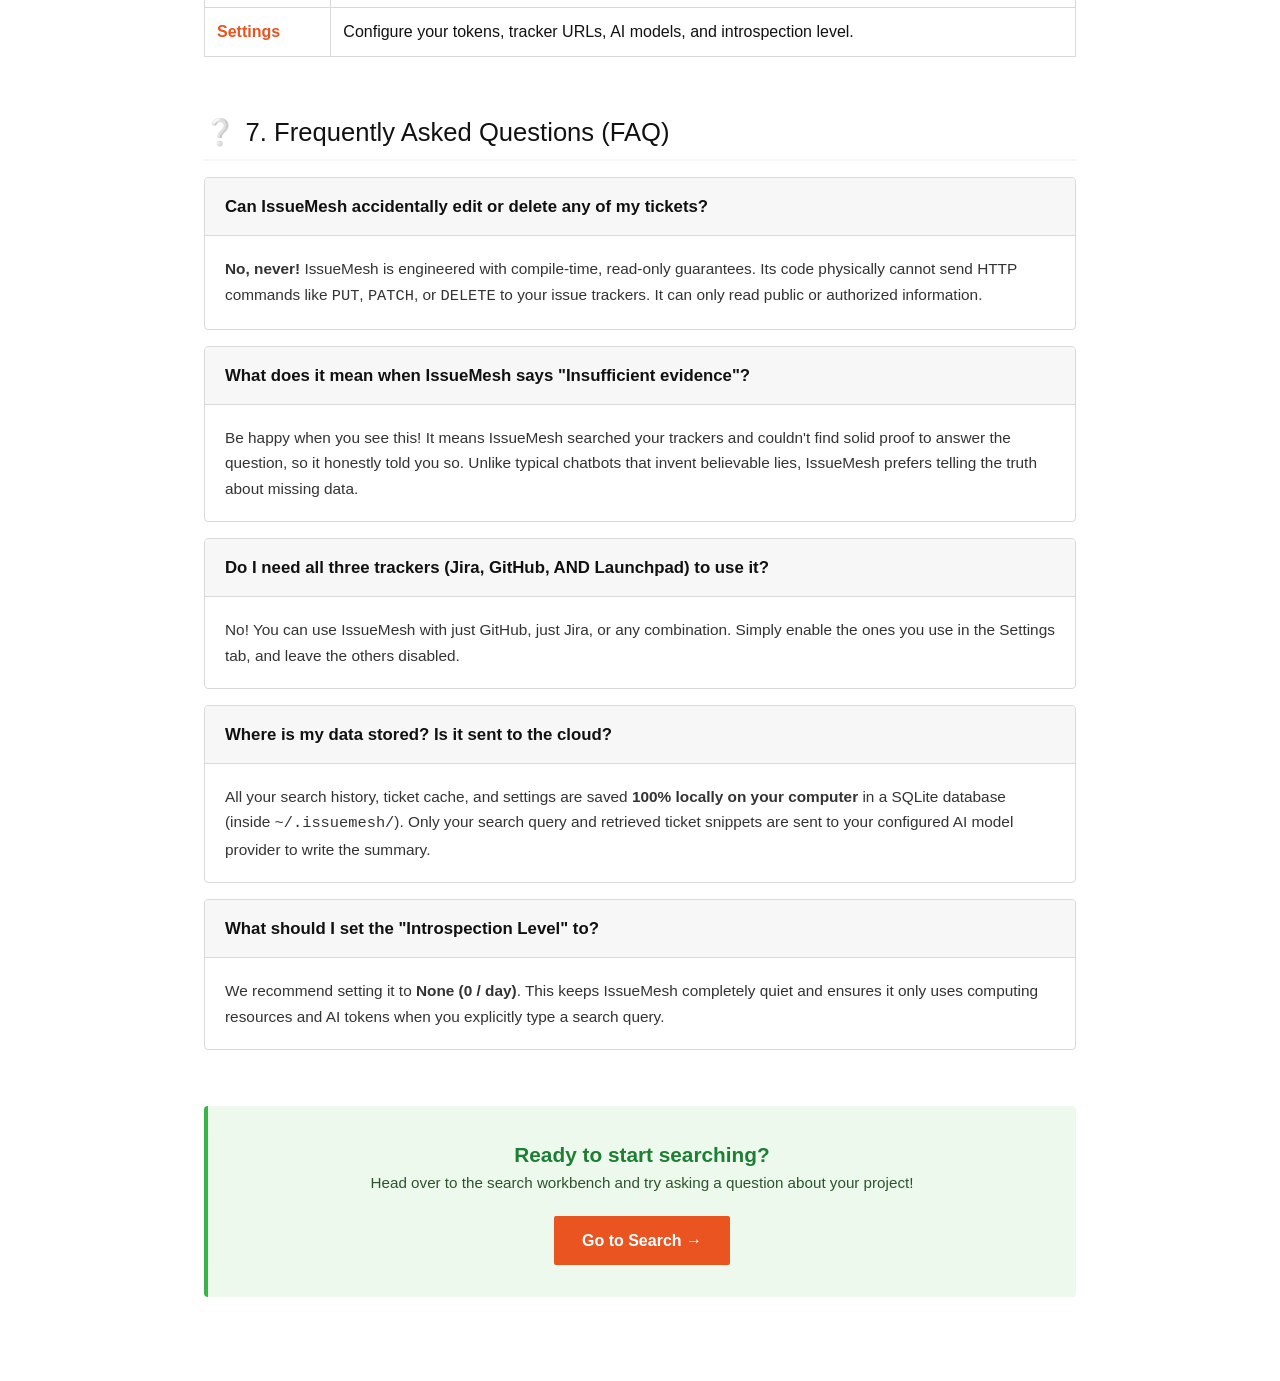
<file: static/tutorial.html>
<!DOCTYPE html>
<html lang="en">
<head>
    <meta charset="UTF-8">
    <meta name="viewport" content="width=device-width, initial-scale=1.0">
    <title>IssueMesh - Tutorial & Beginner's Guide</title>
    <link rel="stylesheet" href="/static/css/style.css">
    <style>
        .tutorial-container {
            max-width: 920px;
            margin: 0 auto;
            padding: 2rem 1.5rem 4rem 1.5rem;
        }

        .hero-banner {
            background: linear-gradient(135deg, #111111 0%, #2C2C2C 100%);
            border-left: 6px solid var(--color-orange);
            color: var(--color-white);
            padding: 2.5rem 2rem;
            border-radius: 4px;
            margin-bottom: 2.5rem;
            box-shadow: 0 4px 12px rgba(0, 0, 0, 0.15);
        }

        .hero-banner h1 {
            font-size: 2.2rem;
            font-weight: 400;
            margin-bottom: 0.75rem;
            color: var(--color-white);
        }

        .hero-banner p {
            font-size: 1.15rem;
            line-height: 1.6;
            opacity: 0.92;
            max-width: 750px;
            margin-bottom: 1.25rem;
        }

        .hero-badges {
            display: flex;
            flex-wrap: wrap;
            gap: 0.75rem;
        }

        .hero-badge {
            display: inline-flex;
            align-items: center;
            gap: 0.4rem;
            background: rgba(255, 255, 255, 0.15);
            padding: 0.35rem 0.85rem;
            border-radius: 20px;
            font-size: 0.88rem;
            backdrop-filter: blur(4px);
        }

        .quick-nav {
            background: var(--color-warm-grey);
            border: 1px solid var(--color-border-grey);
            border-radius: 4px;
            padding: 1.25rem 1.5rem;
            margin-bottom: 3rem;
        }

        .quick-nav-title {
            font-weight: 700;
            font-size: 0.95rem;
            text-transform: uppercase;
            letter-spacing: 0.05em;
            color: var(--color-orange);
            margin-bottom: 0.75rem;
        }

        .quick-nav-links {
            display: grid;
            grid-template-columns: repeat(auto-fit, minmax(220px, 1fr));
            gap: 0.5rem 1.25rem;
        }

        .quick-nav-link {
            color: var(--color-orange);
            text-decoration: none;
            font-size: 0.95rem;
            display: flex;
            align-items: center;
            gap: 0.4rem;
            transition: transform 0.15s;
        }

        .quick-nav-link:hover {
            text-decoration: underline;
            transform: translateX(2px);
        }

        .tut-section {
            margin-bottom: 3.5rem;
            scroll-margin-top: 2rem;
        }

        .tut-section h2 {
            font-size: 1.6rem;
            font-weight: 500;
            color: var(--color-slate);
            margin-bottom: 1rem;
            display: flex;
            align-items: center;
            gap: 0.6rem;
            border-bottom: 2px solid var(--color-warm-grey);
            padding-bottom: 0.5rem;
        }

        .tut-section h3 {
            font-size: 1.2rem;
            font-weight: 600;
            color: var(--color-dark-text);
            margin: 1.5rem 0 0.75rem 0;
        }

        .tut-section p {
            font-size: 1rem;
            line-height: 1.7;
            color: #333333;
            margin-bottom: 1rem;
        }

        .concept-card {
            background: var(--color-white);
            border: 1px solid var(--color-border-grey);
            border-radius: 4px;
            padding: 1.5rem;
            margin: 1.25rem 0;
            box-shadow: 0 2px 6px rgba(0,0,0,0.03);
        }

        .concept-analogy {
            border-left: 4px solid var(--color-orange);
            background: #FFF9F5;
            padding: 1.25rem 1.5rem;
            border-radius: 0 4px 4px 0;
            margin: 1.25rem 0;
        }

        .concept-analogy-title {
            font-weight: 700;
            color: var(--color-orange);
            margin-bottom: 0.5rem;
            display: flex;
            align-items: center;
            gap: 0.5rem;
        }

        .step-container {
            display: flex;
            flex-direction: column;
            gap: 1.5rem;
            margin: 1.5rem 0;
        }

        .step-card {
            display: flex;
            gap: 1.25rem;
            background: var(--color-white);
            border: 1px solid var(--color-border-grey);
            border-radius: 4px;
            padding: 1.5rem;
            transition: border-color 0.15s, box-shadow 0.15s;
        }

        .step-card:hover {
            border-color: var(--color-orange);
            box-shadow: 0 3px 8px rgba(233, 84, 32, 0.08);
        }

        .step-number {
            width: 44px;
            height: 44px;
            background-color: var(--color-slate);
            color: var(--color-white);
            border-radius: 50%;
            display: flex;
            align-items: center;
            justify-content: center;
            font-size: 1.25rem;
            font-weight: 700;
            flex-shrink: 0;
        }

        .step-body h4 {
            font-size: 1.15rem;
            margin-bottom: 0.4rem;
            color: var(--color-slate);
        }

        .step-body p {
            margin-bottom: 0.6rem;
        }

        .step-tips {
            background: var(--color-warm-grey);
            border-left: 3px solid var(--color-mid-grey);
            padding: 0.6rem 0.9rem;
            font-size: 0.9rem;
            color: var(--color-muted-text);
            margin-top: 0.5rem;
        }

        .comparison-grid {
            display: grid;
            grid-template-columns: 1fr 1fr;
            gap: 1.5rem;
            margin: 1.5rem 0;
        }

        @media (max-width: 720px) {
            .comparison-grid {
                grid-template-columns: 1fr;
            }
        }

        .comparison-box {
            border: 1px solid var(--color-border-grey);
            border-radius: 4px;
            padding: 1.25rem;
            background: var(--color-white);
        }

        .comparison-box.negative {
            border-top: 4px solid var(--color-red);
        }

        .comparison-box.positive {
            border-top: 4px solid var(--color-green);
        }

        .comparison-title {
            font-weight: 700;
            font-size: 1.05rem;
            margin-bottom: 0.75rem;
            display: flex;
            align-items: center;
            gap: 0.4rem;
        }

        .example-list {
            list-style: none;
            padding: 0;
            margin: 1rem 0;
            display: flex;
            flex-direction: column;
            gap: 0.75rem;
        }

        .example-item {
            display: flex;
            align-items: flex-start;
            gap: 0.75rem;
            background: var(--color-warm-grey);
            border: 1px solid var(--color-border-grey);
            border-radius: 4px;
            padding: 0.9rem 1.1rem;
        }

        .example-icon {
            color: var(--color-green);
            font-weight: bold;
            font-size: 1.1rem;
            line-height: 1.2;
        }

        .example-query {
            font-family: var(--font-mono);
            font-size: 0.92rem;
            color: var(--color-slate);
            font-weight: 600;
            margin-bottom: 0.25rem;
        }

        .example-why {
            font-size: 0.88rem;
            color: var(--color-muted-text);
            line-height: 1.4;
        }

        .faq-item {
            border: 1px solid var(--color-border-grey);
            border-radius: 4px;
            margin-bottom: 1rem;
            background: var(--color-white);
            overflow: hidden;
        }

        .faq-question {
            padding: 1rem 1.25rem;
            font-weight: 600;
            font-size: 1.05rem;
            background: var(--color-warm-grey);
            color: var(--color-slate);
            cursor: pointer;
            display: flex;
            justify-content: space-between;
            align-items: center;
        }

        .faq-question:hover {
            background: #f0f0f0;
        }

        .faq-answer {
            padding: 1.25rem;
            color: #333333;
            line-height: 1.65;
            font-size: 0.96rem;
            border-top: 1px solid var(--color-border-grey);
        }

        .badge-pill {
            display: inline-block;
            padding: 2px 8px;
            font-size: 0.75rem;
            font-weight: 700;
            border-radius: 12px;
            text-transform: uppercase;
            letter-spacing: 0.05em;
        }

        .badge-green { background: #e6f4ea; color: var(--color-green); }
        .badge-orange { background: #fff1e5; color: var(--color-orange); }
        .badge-slate { background: #f0f0f0; color: var(--color-slate); }

        .callout-box {
            padding: 1rem 1.25rem;
            border-radius: 4px;
            margin: 1.25rem 0;
            font-size: 0.95rem;
            line-height: 1.6;
        }

        .callout-success {
            background: #eef9ee;
            border-left: 4px solid var(--color-green);
            color: #1e7e34;
        }

        .callout-info {
            background: #f0f7ff;
            border-left: 4px solid #0066cc;
            color: #004085;
        }
    </style>
</head>
<body>
    <header>
        <a href="/" class="brand">
            <span class="brand-dot"></span>
            IssueMesh
        </a>
        <nav>
            <a href="/">Search</a>
            <a href="/intelligence">Intelligence</a>
            <a href="/concepts">Concepts</a>
            <a href="/memory">Memory</a>
            <a href="/sources">Sources</a>
            <a href="/introspection">Introspection</a>
            <a href="/health">Health</a>
            <a href="/tutorial" class="active">Tutorial</a>
            <a href="/settings">Settings</a>
        </nav>
        <div id="header-health" class="status-badge">
            <span class="dot dot-healthy"></span>
            <span>Ready</span>
        </div>
    </header>

    <main class="tutorial-container">
        <!-- Hero Section -->
        <div class="hero-banner">
            <h1>Welcome to IssueMesh</h1>
            <p>
                A beginner-friendly guide to searching, connecting, and understanding engineering issues across Jira, GitHub, and Launchpad&mdash;without the tech jargon.
            </p>
            <div class="hero-badges">
                <span class="hero-badge">&#128269; Multi-Tracker Search</span>
                <span class="hero-badge">&#128737;&#65039; 100% Read-Only Safety</span>
                <span class="hero-badge">&#128274; Local &amp; Private</span>
                <span class="hero-badge">&#128683; Zero Hallucinations</span>
            </div>
        </div>

        <!-- Quick Navigation -->
        <div class="quick-nav">
            <div class="quick-nav-title">What would you like to learn?</div>
            <div class="quick-nav-links">
                <a href="#what-is-issuemesh" class="quick-nav-link">&rarr; 1. What is IssueMesh? (In Simple Terms)</a>
                <a href="#why-different" class="quick-nav-link">&rarr; 2. Why is it Different from ChatGPT?</a>
                <a href="#getting-started" class="quick-nav-link">&rarr; 3. Quick Start in 3 Easy Steps</a>
                <a href="#asking-questions" class="quick-nav-link">&rarr; 4. How to Ask Questions That Work</a>
                <a href="#understanding-results" class="quick-nav-link">&rarr; 5. Understanding Your Search Results</a>
                <a href="#exploring-tabs" class="quick-nav-link">&rarr; 6. A Tour of the Website Tabs</a>
                <a href="#faq" class="quick-nav-link">&rarr; 7. Frequently Asked Questions (FAQ)</a>
            </div>
        </div>

        <!-- 1. What is IssueMesh? -->
        <section id="what-is-issuemesh" class="tut-section">
            <h2><span>&#128161;</span> 1. What is IssueMesh? (In Simple Terms)</h2>
            <p>
                If you work with engineering or software teams, you probably know that work gets scattered across many different websites:
            </p>
            <ul>
                <li><strong>Jira:</strong> Where project managers write plans, tasks, and feature requests.</li>
                <li><strong>GitHub:</strong> Where software developers write code, discuss pull requests (PRs), and review changes.</li>
                <li><strong>Launchpad:</strong> Where Ubuntu and open-source communities report bugs and release packages.</li>
            </ul>

            <div class="concept-analogy">
                <div class="concept-analogy-title">
                    <span>&#128065;&#65039;</span> The Everyday Analogy: The "Messy Office"
                </div>
                <p>
                    Imagine Team A writes their notes on sticky notes on a wall (Jira). Team B works in a workshop in the basement (GitHub). Team C pins bug reports on a bulletin board in the lobby (Launchpad).
                </p>
                <p style="margin-bottom: 0;">
                    When someone asks: <em>"Did we fix that bug, and is it ready for the customer?"</em>, you usually have to run between the wall, the basement, and the lobby, open 20 browser tabs, and try to piece together the truth. 
                    <strong>IssueMesh is like having a super-smart research assistant who reads all three boards at once and gives you the exact answer in 10 seconds.</strong>
                </p>
            </div>
        </section>

        <!-- 2. Why is it Different from Typical AI? -->
        <section id="why-different" class="tut-section">
            <h2><span>&#129302;</span> 2. Why is it Different from ChatGPT or Other Chatbots?</h2>
            <p>
                Many people have tried AI chatbots and noticed that they sometimes sound very confident but completely make things up (known in AI as <em>"hallucinations"</em>).
            </p>
            <p>
                In engineering, an invented ticket number or a fake status can cause serious mistakes. That is why IssueMesh was built with strict safety rules:
            </p>

            <div class="comparison-grid">
                <div class="comparison-box negative">
                    <div class="comparison-title" style="color: var(--color-red);">
                        <span>&#10060;</span> Typical AI Chatbots
                    </div>
                    <ul style="padding-left: 1.25rem; font-size: 0.92rem; color: #555;">
                        <li>Might guess when they don't know the answer.</li>
                        <li>Can invent fake ticket numbers (e.g. "OPEN-9999").</li>
                        <li>Give vague, conversational text without real links.</li>
                        <li>Cannot check if a pull request was actually merged.</li>
                    </ul>
                </div>
                <div class="comparison-box positive">
                    <div class="comparison-title" style="color: var(--color-green);">
                        <span>&#9989;</span> IssueMesh
                    </div>
                    <ul style="padding-left: 1.25rem; font-size: 0.92rem; color: #555;">
                        <li><strong>Zero hallucination rule:</strong> Never invents ticket numbers or statuses.</li>
                        <li><strong>Always brings the receipts:</strong> Every claim links to real issues, dates, and authors.</li>
                        <li><strong>Refuses to guess:</strong> If no evidence exists, it says <em>"Insufficient evidence"</em>.</li>
                        <li><strong>Spots contradictions:</strong> Warns you if Jira says "Done" but the code is still open!</li>
                    </ul>
                </div>
            </div>
        </section>

        <!-- 3. Getting Started in 3 Easy Steps -->
        <section id="getting-started" class="tut-section">
            <h2><span>&#128640;</span> 3. Quick Start in 3 Easy Steps</h2>
            <p>
                You don't need any special technical skills to configure IssueMesh. Follow these three steps:
            </p>

            <div class="step-container">
                <!-- Step 1 -->
                <div class="step-card">
                    <div class="step-number">1</div>
                    <div class="step-body">
                        <h4>Connect Your Trackers (In Settings)</h4>
                        <p>
                            Click on the <strong>Settings</strong> tab at the top. You will see sections for GitHub, Jira, and Launchpad.
                        </p>
                        <p>
                            Toggle on whichever trackers you use. You can enter an API Token or Personal Access Token (PAT). Think of a token like a special digital key that allows IssueMesh to read your tickets.
                        </p>
                        <div class="step-tips">
                            <strong>&#128737;&#65039; Read-Only Guarantee:</strong> IssueMesh is strictly read-only. It has no code to edit, delete, or comment on your issues. Your tickets are 100% safe.
                        </div>
                    </div>
                </div>

                <!-- Step 2 -->
                <div class="step-card">
                    <div class="step-number">2</div>
                    <div class="step-body">
                        <h4>Select an AI Model</h4>
                        <p>
                            In the <strong>AI Model Settings</strong> section, enter your provider's API Endpoint (for example, OpenRouter, OpenAI, or a local model like Ollama) and paste your API Key.
                        </p>
                        <p>
                            <strong>No typing required:</strong> IssueMesh immediately connects to the provider and fills in a convenient dropdown list of all available models. Just pick the one you like!
                        </p>
                        <div class="step-tips">
                            <strong>&#128161; Tip:</strong> If you don't want to use AI at all, you can still search! IssueMesh will use its built-in local search engine to find tickets and map relationships without needing any AI.
                        </div>
                    </div>
                </div>

                <!-- Step 3 -->
                <div class="step-card">
                    <div class="step-number">3</div>
                    <div class="step-body">
                        <h4>Ask Your First Question!</h4>
                        <p>
                            Click on the <strong>Search</strong> tab at the top. Type your question in plain English, just like you would ask a teammate, and click the orange <strong>Search</strong> button.
                        </p>
                        <div class="step-tips">
                            <strong>&#9889; Watch Live:</strong> You will see a live progress box showing IssueMesh searching the trackers, following links, and assembling the evidence in real time.
                        </div>
                    </div>
                </div>
            </div>
        </section>

        <!-- 4. How to Ask Questions That Work -->
        <section id="asking-questions" class="tut-section">
            <h2><span>&#10067;</span> 4. How to Ask Questions That Work</h2>
            <p>
                You don't need to know fancy "prompt engineering" or special computer codes. Just ask what you want to know. Here are great examples:
            </p>

            <ul class="example-list">
                <li class="example-item">
                    <span class="example-icon">&#10004;</span>
                    <div>
                        <div class="example-query">"What is the status of OPEN-4679 and are there any PRs open for it?"</div>
                        <div class="example-why">Great because it gives a specific ticket key. IssueMesh will find the Jira ticket, locate linked GitHub PRs, and compare their statuses.</div>
                    </div>
                </li>
                <li class="example-item">
                    <span class="example-icon">&#10004;</span>
                    <div>
                        <div class="example-query">"Why is Launchpad bug 2095892 still not resolved?"</div>
                        <div class="example-why">IssueMesh will read the bug report and recent comments, then tell you who was assigned and what blocker is stopping it.</div>
                    </div>
                </li>
                <li class="example-item">
                    <span class="example-icon">&#10004;</span>
                    <div>
                        <div class="example-query">"Has the Sunbeam BGP routing feature landed in code?"</div>
                        <div class="example-why">Searches across Jira epics and GitHub pull requests to verify if the code was actually merged or is still under review.</div>
                    </div>
                </li>
                <li class="example-item">
                    <span class="example-icon">&#10004;</span>
                    <div>
                        <div class="example-query">"Are there any open blockers for the 2026.1 release milestone?"</div>
                        <div class="example-why">Finds release tracking issues and lists all items marked as blocking the release.</div>
                    </div>
                </li>
            </ul>

            <div class="callout-box callout-info">
                <strong>What is "Deep Search"?</strong><br>
                Normal search engines only look for words in titles. IssueMesh performs a <em>deep graph search</em>: when it finds a ticket, it automatically clicks on related links, reads comments, looks up the pull requests mentioned in commit messages, and connects the whole story together for you.
            </div>
        </section>

        <!-- 5. Understanding Your Search Results -->
        <section id="understanding-results" class="tut-section">
            <h2><span>&#128202;</span> 5. Understanding Your Search Results</h2>
            <p>
                When a search finishes, IssueMesh presents the information in four clean sections:
            </p>

            <div class="concept-card">
                <div style="display: flex; align-items: center; justify-content: space-between; margin-bottom: 0.5rem;">
                    <h3 style="margin: 0; color: var(--color-slate);">1. The Direct Answer</h3>
                    <span class="badge-pill badge-green">Evidence-Backed</span>
                </div>
                <p>
                    A clear, concise summary (always under 250 words) answering your exact question. It highlights the current state, ownership, and key conclusions.
                </p>
            </div>

            <div class="concept-card">
                <div style="display: flex; align-items: center; justify-content: space-between; margin-bottom: 0.5rem;">
                    <h3 style="margin: 0; color: var(--color-orange);">2. Contradiction Warnings</h3>
                    <span class="badge-pill badge-orange">Important Alert</span>
                </div>
                <p>
                    If one tracker says an issue is resolved, but another tracker shows the code is still open or unmerged, IssueMesh flags this discrepancy with an orange warning badge so you don't get blindsided.
                </p>
            </div>

            <div class="concept-card">
                <div style="display: flex; align-items: center; justify-content: space-between; margin-bottom: 0.5rem;">
                    <h3 style="margin: 0; color: var(--color-slate);">3. Evidence Cards ("The Receipts")</h3>
                    <span class="badge-pill badge-slate">Source Records</span>
                </div>
                <p>
                    Each ticket or PR found is shown as an interactive card. You can see the ticket title, author, date, current status, and click the link to open the original ticket on GitHub, Jira, or Launchpad.
                </p>
            </div>

            <div class="concept-card">
                <div style="display: flex; align-items: center; justify-content: space-between; margin-bottom: 0.5rem;">
                    <h3 style="margin: 0; color: var(--color-slate);">4. The Relationship Graph</h3>
                    <span class="badge-pill badge-green">Visual Map</span>
                </div>
                <p>
                    A visual diagram showing how issues relate to each other (e.g., <em>Ticket A blocks Ticket B</em>, or <em>Pull Request C fixes Bug D</em>).
                </p>
            </div>
        </section>

        <!-- 6. A Tour of the Website Tabs -->
        <section id="exploring-tabs" class="tut-section">
            <h2><span>&#129517;</span> 6. A Tour of the Website Tabs</h2>
            <p>
                Here is a quick overview of what each page in the navigation bar does:
            </p>

            <table class="table-custom" style="width: 100%; border-collapse: collapse; margin-top: 1rem;">
                <thead>
                    <tr style="background: var(--color-warm-grey); text-align: left;">
                        <th style="padding: 0.75rem; border: 1px solid var(--color-border-grey);">Tab</th>
                        <th style="padding: 0.75rem; border: 1px solid var(--color-border-grey);">What It's For</th>
                    </tr>
                </thead>
                <tbody>
                    <tr>
                        <td style="padding: 0.75rem; border: 1px solid var(--color-border-grey); font-weight: 600;"><a href="/" style="color: var(--color-orange); text-decoration: none;">Search</a></td>
                        <td style="padding: 0.75rem; border: 1px solid var(--color-border-grey);">Your everyday workbench. Type questions, view live search progress, read answers, and inspect evidence.</td>
                    </tr>
                    <tr>
                        <td style="padding: 0.75rem; border: 1px solid var(--color-border-grey); font-weight: 600;"><a href="/memory" style="color: var(--color-orange); text-decoration: none;">Memory</a></td>
                        <td style="padding: 0.75rem; border: 1px solid var(--color-border-grey);">The local filing cabinet on your computer. IssueMesh saves downloaded tickets here so repeated searches are lightning fast.</td>
                    </tr>
                    <tr>
                        <td style="padding: 0.75rem; border: 1px solid var(--color-border-grey); font-weight: 600;"><a href="/sources" style="color: var(--color-orange); text-decoration: none;">Sources</a></td>
                        <td style="padding: 0.75rem; border: 1px solid var(--color-border-grey);">Overview of your connected trackers. Shows green status lights when GitHub, Jira, and Launchpad are online.</td>
                    </tr>
                    <tr>
                        <td style="padding: 0.75rem; border: 1px solid var(--color-border-grey); font-weight: 600;"><a href="/introspection" style="color: var(--color-orange); text-decoration: none;">Introspection</a></td>
                        <td style="padding: 0.75rem; border: 1px solid var(--color-border-grey);">
                            IssueMesh's self-testing engine. It tests its own search skills in the background to ensure quality.<br>
                            <small style="color: var(--color-green); font-weight: 600;">(Recommended default is 'None' so it stays completely quiet until you want it to run).</small>
                        </td>
                    </tr>
                    <tr>
                        <td style="padding: 0.75rem; border: 1px solid var(--color-border-grey); font-weight: 600;"><a href="/health" style="color: var(--color-orange); text-decoration: none;">Health</a></td>
                        <td style="padding: 0.75rem; border: 1px solid var(--color-border-grey);">System diagnostic dashboard showing network speeds, response times, and background probe status.</td>
                    </tr>
                    <tr>
                        <td style="padding: 0.75rem; border: 1px solid var(--color-border-grey); font-weight: 600;"><a href="/tutorial" style="color: var(--color-orange); text-decoration: none;">Tutorial</a></td>
                        <td style="padding: 0.75rem; border: 1px solid var(--color-border-grey);">This beginner-friendly guide!</td>
                    </tr>
                    <tr>
                        <td style="padding: 0.75rem; border: 1px solid var(--color-border-grey); font-weight: 600;"><a href="/settings" style="color: var(--color-orange); text-decoration: none;">Settings</a></td>
                        <td style="padding: 0.75rem; border: 1px solid var(--color-border-grey);">Configure your tokens, tracker URLs, AI models, and introspection level.</td>
                    </tr>
                </tbody>
            </table>
        </section>

        <!-- 7. Frequently Asked Questions (FAQ) -->
        <section id="faq" class="tut-section">
            <h2><span>&#10068;</span> 7. Frequently Asked Questions (FAQ)</h2>

            <div class="faq-item">
                <div class="faq-question">Can IssueMesh accidentally edit or delete any of my tickets?</div>
                <div class="faq-answer">
                    <strong>No, never!</strong> IssueMesh is engineered with compile-time, read-only guarantees. Its code physically cannot send HTTP commands like <code>PUT</code>, <code>PATCH</code>, or <code>DELETE</code> to your issue trackers. It can only read public or authorized information.
                </div>
            </div>

            <div class="faq-item">
                <div class="faq-question">What does it mean when IssueMesh says "Insufficient evidence"?</div>
                <div class="faq-answer">
                    Be happy when you see this! It means IssueMesh searched your trackers and couldn't find solid proof to answer the question, so it honestly told you so. Unlike typical chatbots that invent believable lies, IssueMesh prefers telling the truth about missing data.
                </div>
            </div>

            <div class="faq-item">
                <div class="faq-question">Do I need all three trackers (Jira, GitHub, AND Launchpad) to use it?</div>
                <div class="faq-answer">
                    No! You can use IssueMesh with just GitHub, just Jira, or any combination. Simply enable the ones you use in the Settings tab, and leave the others disabled.
                </div>
            </div>

            <div class="faq-item">
                <div class="faq-question">Where is my data stored? Is it sent to the cloud?</div>
                <div class="faq-answer">
                    All your search history, ticket cache, and settings are saved <strong>100% locally on your computer</strong> in a SQLite database (inside <code>~/.issuemesh/</code>). Only your search query and retrieved ticket snippets are sent to your configured AI model provider to write the summary.
                </div>
            </div>

            <div class="faq-item">
                <div class="faq-question">What should I set the "Introspection Level" to?</div>
                <div class="faq-answer">
                    We recommend setting it to <strong>None (0 / day)</strong>. This keeps IssueMesh completely quiet and ensures it only uses computing resources and AI tokens when you explicitly type a search query.
                </div>
            </div>
        </section>

        <!-- Call to Action -->
        <div class="callout-box callout-success" style="text-align: center; padding: 2rem;">
            <h3 style="margin-top: 0; color: #1e7e34; font-size: 1.3rem;">Ready to start searching?</h3>
            <p style="color: #2b542c; margin-bottom: 1.25rem;">Head over to the search workbench and try asking a question about your project!</p>
            <a href="/" class="btn btn-primary" style="display: inline-block; text-decoration: none; padding: 0.75rem 1.75rem; font-size: 1rem;">Go to Search &rarr;</a>
        </div>
    </main>
</body>
</html>
</file>
<file: static/css/style.css>
:root {
    --color-orange: #E95420;
    --color-orange-hover: #D24515;
    --color-slate: #111111;
    --color-slate-mid: #2C2C2C;
    --color-blue: #0066CC;
    --color-white: #FFFFFF;
    --color-warm-grey: #F7F7F7;
    --color-mid-grey: #AEA79F;
    --color-border-grey: #D9D9D9;
    --color-dark-text: #111111;
    --color-muted-text: #555555;
    --color-green: #38B44A;
    --color-red: #C7162B;
    --font-stack: "Ubuntu", -apple-system, BlinkMacSystemFont, "Segoe UI", Roboto, Oxygen, Cantarell, "Fira Sans", "Droid Sans", "Helvetica Neue", sans-serif;
    --font-mono: "Ubuntu Mono", Consolas, Monaco, "Courier New", Courier, monospace;
}

* {
    box-sizing: border-box;
    margin: 0;
    padding: 0;
}

body {
    font-family: var(--font-stack);
    background-color: var(--color-white);
    color: var(--color-dark-text);
    line-height: 1.5;
    -webkit-font-smoothing: antialiased;
}

header {
    background-color: var(--color-white);
    border-bottom: 1px solid var(--color-border-grey);
    padding: 0.75rem 2rem;
    display: flex;
    justify-content: space-between;
    align-items: center;
}

.brand {
    display: flex;
    align-items: center;
    gap: 0.75rem;
    text-decoration: none;
    color: var(--color-dark-text);
    font-weight: 700;
    font-size: 1.25rem;
}

.brand-dot {
    width: 12px;
    height: 12px;
    border-radius: 50%;
    background-color: var(--color-orange);
    display: inline-block;
}

nav {
    display: flex;
    gap: 1.5rem;
}

nav a {
    text-decoration: none;
    color: var(--color-muted-text);
    font-weight: 500;
    padding: 0.25rem 0;
    border-bottom: 2px solid transparent;
    transition: color 0.15s, border-color 0.15s;
}

nav a:hover {
    color: var(--color-dark-text);
}

nav a.active {
    color: var(--color-orange);
    border-bottom-color: var(--color-orange);
}

.container {
    max-width: 1100px;
    margin: 0 auto;
    padding: 2rem;
}

.search-hero {
    margin-top: 3rem;
    margin-bottom: 3rem;
    text-align: center;
}

.search-hero h1 {
    font-size: 2rem;
    font-weight: 300;
    color: var(--color-dark-text);
    margin-bottom: 0.5rem;
}

.search-hero p {
    color: var(--color-muted-text);
    margin-bottom: 2rem;
}

.search-box {
    display: flex;
    gap: 0.5rem;
    max-width: 800px;
    margin: 0 auto;
    align-items: flex-start;
}

.search-input-wrapper {
    flex: 1;
    display: flex;
    flex-direction: column;
    position: relative;
}

.search-input {
    width: 100%;
    font-family: var(--font-stack);
    font-size: 1.125rem;
    padding: 0.85rem 1.25rem;
    border: 2px solid var(--color-border-grey);
    border-radius: 2px;
    outline: none;
    transition: border-color 0.15s;
    box-sizing: border-box;
}

.search-input:focus {
    border-color: var(--color-orange);
}

/* Canonical Orange Gradient Progress Bar (Left-to-Right Running) */
.search-progress-bar {
    width: 100%;
    height: 4px;
    background-color: #F0E8ED;
    border-radius: 2px;
    overflow: hidden;
    position: relative;
    margin-top: 4px;
    opacity: 0;
    visibility: hidden;
    transition: opacity 0.2s ease, visibility 0.2s ease;
}

.search-progress-bar.active {
    opacity: 1;
    visibility: visible;
}

.search-progress-bar-fill {
    position: absolute;
    top: 0;
    left: -40%;
    bottom: 0;
    width: 40%;
    background: linear-gradient(90deg, #111111 0%, #E95420 50%, #FF7844 100%);
    border-radius: 2px;
    animation: canonical-bar-run 1.4s cubic-bezier(0.4, 0, 0.2, 1) infinite;
}

@keyframes canonical-bar-run {
    0% {
        left: -40%;
        width: 30%;
    }
    50% {
        left: 30%;
        width: 50%;
    }
    100% {
        left: 100%;
        width: 30%;
    }
}

.btn {
    font-family: var(--font-stack);
    font-size: 1rem;
    font-weight: 600;
    padding: 0.85rem 1.75rem;
    border: none;
    border-radius: 2px;
    cursor: pointer;
    transition: background-color 0.15s, opacity 0.15s;
}

.btn-primary {
    background-color: var(--color-orange);
    color: var(--color-white);
}

.btn-primary:hover {
    background-color: var(--color-orange-hover);
}

.btn-secondary {
    background-color: var(--color-warm-grey);
    color: var(--color-dark-text);
    border: 1px solid var(--color-border-grey);
}

.btn-secondary:hover {
    background-color: #ECECEC;
}

.btn:disabled {
    opacity: 0.6;
    cursor: not-allowed;
}

.card {
    background-color: var(--color-white);
    border: 1px solid var(--color-border-grey);
    padding: 1.5rem;
    margin-bottom: 1rem;
}

.card-title {
    font-size: 1.2rem;
    font-weight: 600;
    margin-bottom: 0.5rem;
}

.badge {
    display: inline-block;
    padding: 0.2rem 0.5rem;
    font-size: 0.75rem;
    font-weight: 600;
    text-transform: uppercase;
    border-radius: 2px;
    margin-right: 0.5rem;
}

.badge-github { background-color: #24292E; color: white; }
.badge-jira { background-color: #0052CC; color: white; }
.badge-launchpad { background-color: #EE7700; color: white; }

.status-badge {
    display: inline-flex;
    align-items: center;
    gap: 0.4rem;
    font-size: 0.875rem;
}

.dot {
    width: 8px;
    height: 8px;
    border-radius: 50%;
}
.dot-healthy { background-color: var(--color-green); }
.dot-failed, .dot-unhealthy { background-color: var(--color-red); }
.dot-idle { background-color: var(--color-mid-grey); }

pre, code {
    font-family: var(--font-mono);
}

.dot-searching {
    background-color: var(--color-orange);
    animation: dot-pulse 1.2s infinite ease-in-out;
}

@keyframes dot-pulse {
    0%, 100% {
        opacity: 1;
        transform: scale(1);
    }
    50% {
        opacity: 0.3;
        transform: scale(0.8);
    }
}

/* 4-lines real-time search progress textbox */
.search-progress-card {
    padding: 1rem 1.25rem;
}

.search-progress-textbox {
    width: 100%;
    height: calc(4 * 1.5em + 1.2rem);
    min-height: calc(4 * 1.5em + 1.2rem);
    max-height: calc(4 * 1.5em + 1.2rem);
    padding: 0.6rem 0.85rem;
    font-family: var(--font-mono);
    font-size: 0.875rem;
    line-height: 1.5em;
    color: var(--color-dark-text);
    background-color: var(--color-warm-grey);
    border: 1px solid var(--color-border-grey);
    border-left: 3px solid var(--color-orange);
    border-radius: 2px;
    resize: none;
    outline: none;
    box-sizing: border-box;
    overflow-y: auto;
    white-space: pre-wrap;
    word-break: break-word;
}

.search-progress-textbox:focus {
    border-color: var(--color-orange);
}

/* Summary Textbox (<250 words) at end of search */
.summary-card {
    background-color: var(--color-white);
    border: 1px solid var(--color-border-grey);
    border-left: 4px solid var(--color-orange);
    padding: 1.25rem 1.5rem;
    margin-bottom: 2rem;
}

.summary-header {
    display: flex;
    justify-content: space-between;
    align-items: center;
    margin-bottom: 0.75rem;
    flex-wrap: wrap;
    gap: 0.5rem;
}

.summary-title-wrapper {
    display: flex;
    align-items: center;
    gap: 0.75rem;
}

.summary-title {
    font-size: 1.2rem;
    font-weight: 600;
    color: var(--color-dark-text);
    margin: 0;
}

.summary-word-badge {
    font-size: 0.75rem;
    font-family: var(--font-mono);
    font-weight: 600;
    color: var(--color-muted-text);
    background: var(--color-warm-grey);
    border: 1px solid var(--color-border-grey);
    padding: 0.15rem 0.5rem;
    border-radius: 2px;
}

.summary-actions {
    display: flex;
    gap: 0.5rem;
    align-items: center;
}

.summary-textbox {
    width: 100%;
    min-height: 120px;
    padding: 0.85rem 1rem;
    font-family: var(--font-stack);
    font-size: 1rem;
    line-height: 1.6;
    color: var(--color-dark-text);
    background-color: #FAFAFA;
    border: 1px solid var(--color-border-grey);
    border-radius: 2px;
    resize: vertical;
    outline: none;
    box-sizing: border-box;
    white-space: pre-wrap;
    word-break: break-word;
    transition: border-color 0.15s, box-shadow 0.15s;
}

.summary-textbox:focus {
    border-color: var(--color-orange);
    box-shadow: 0 0 0 2px rgba(233, 84, 32, 0.15);
}
</file>
